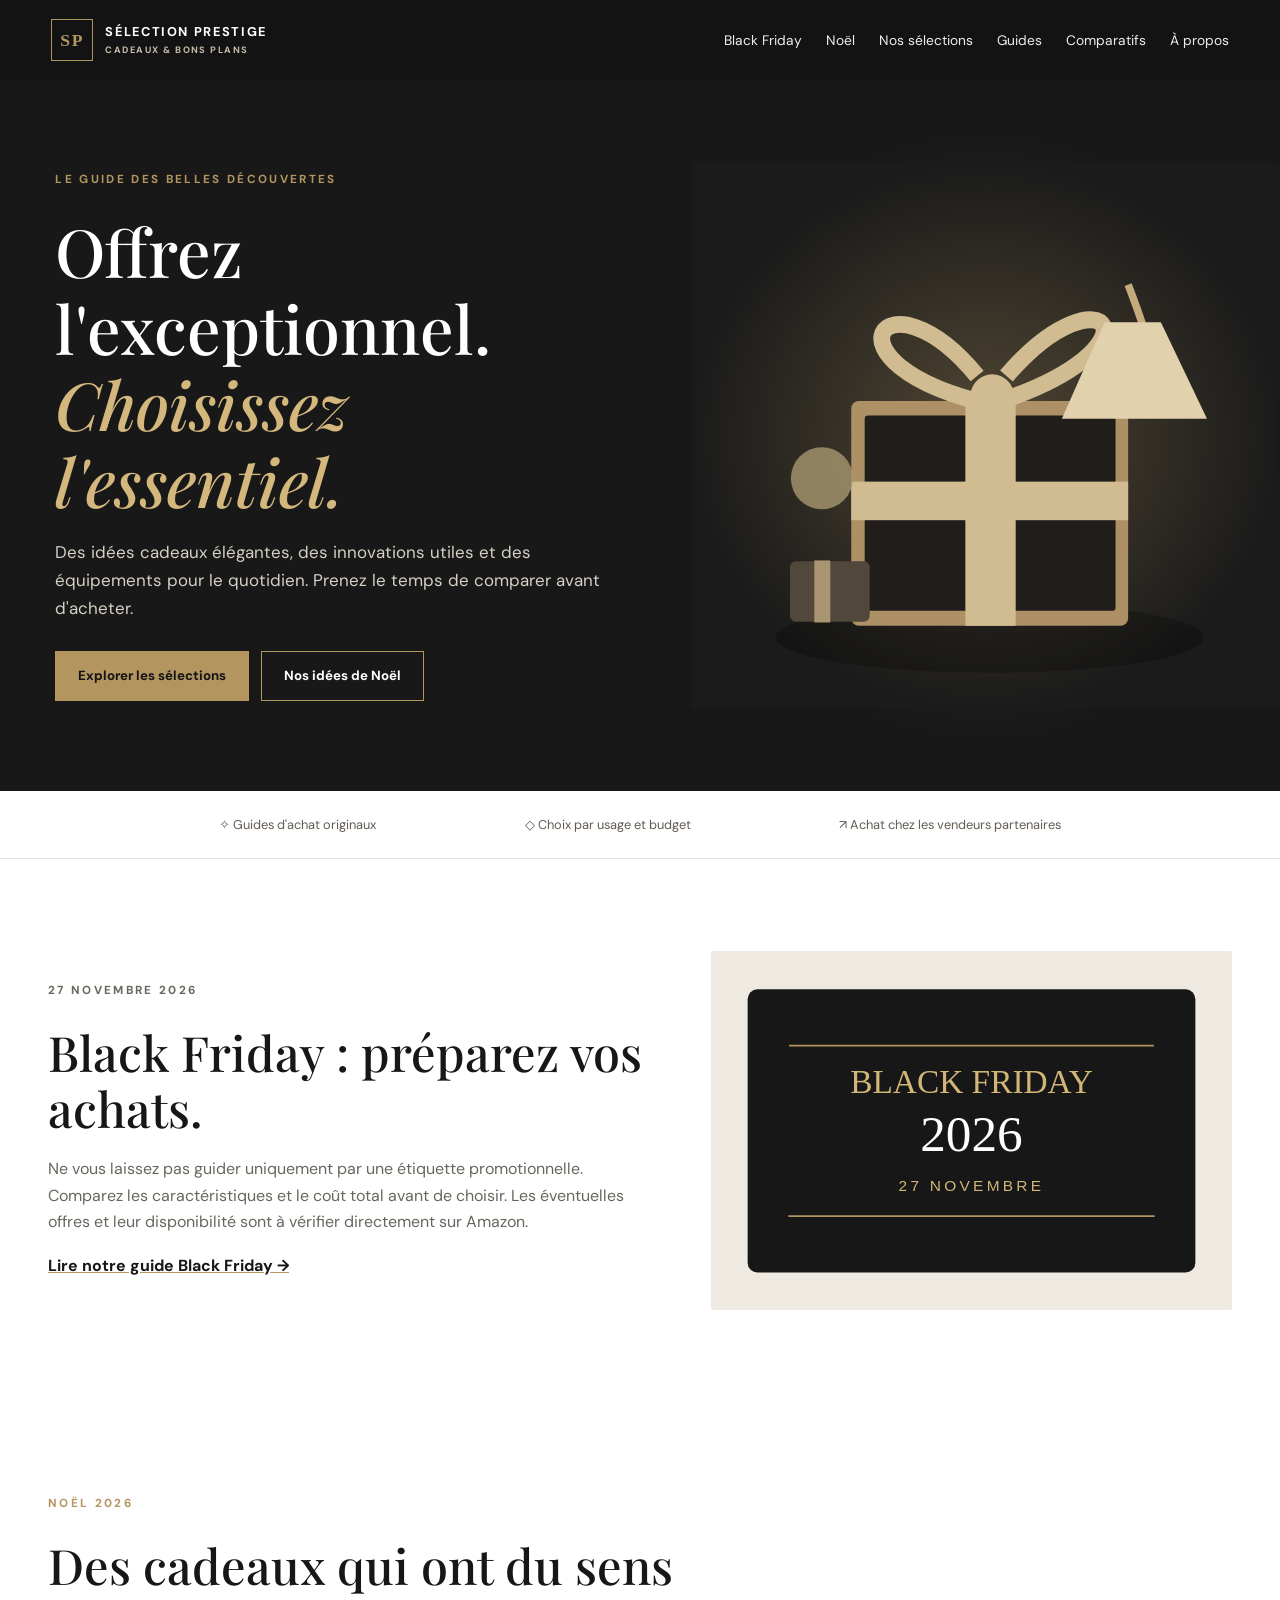
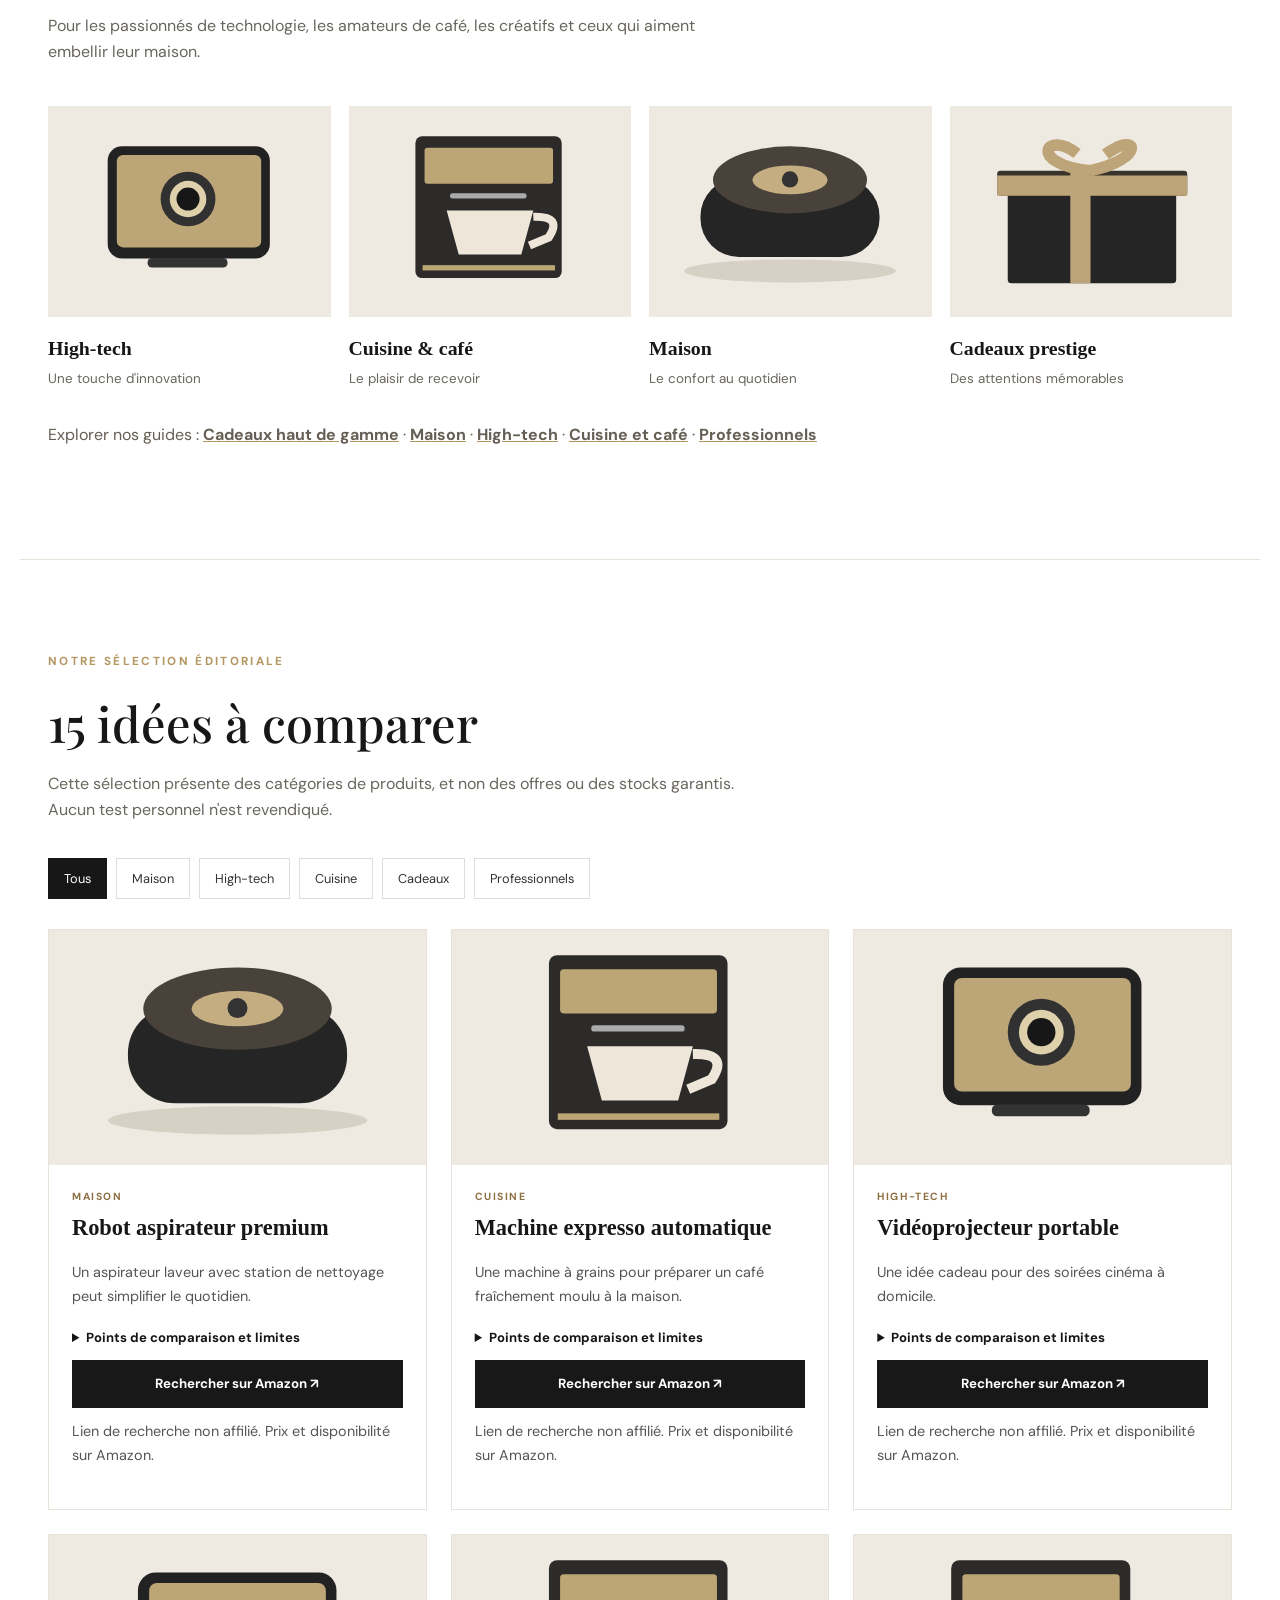
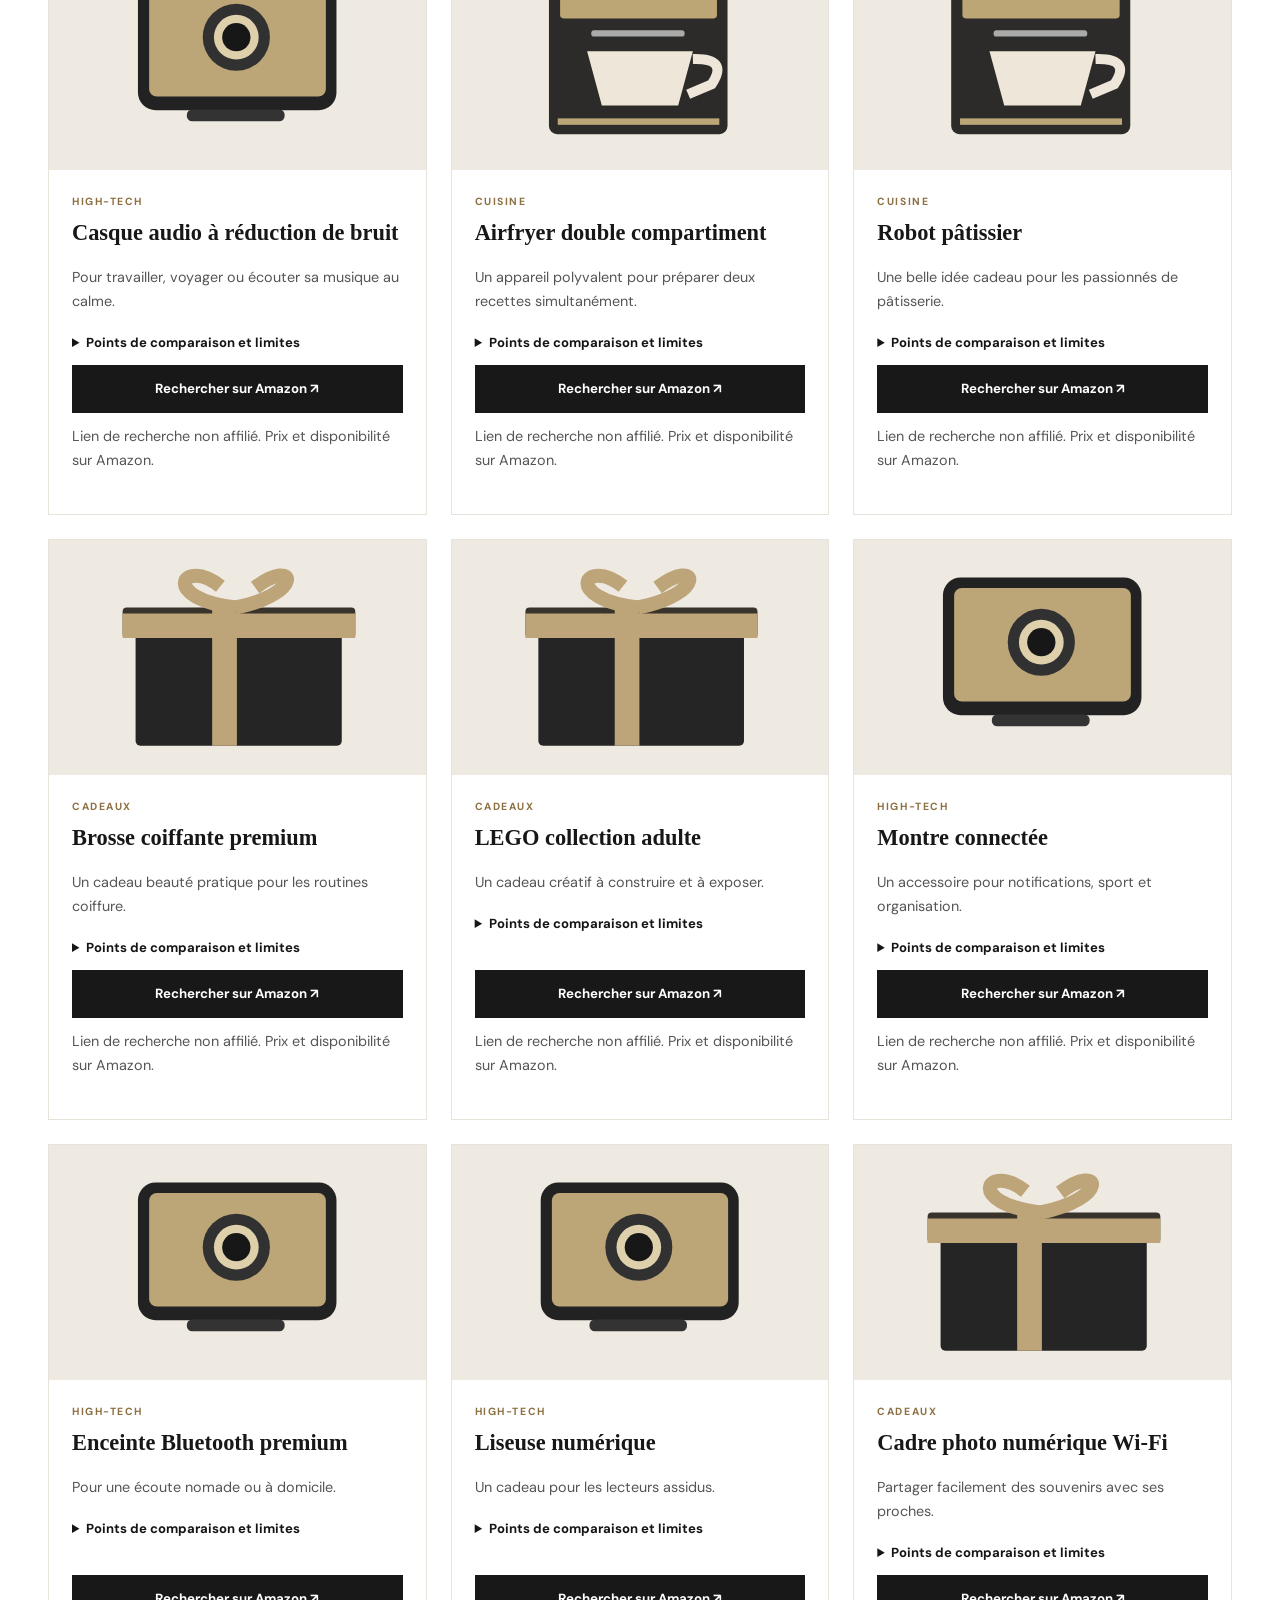
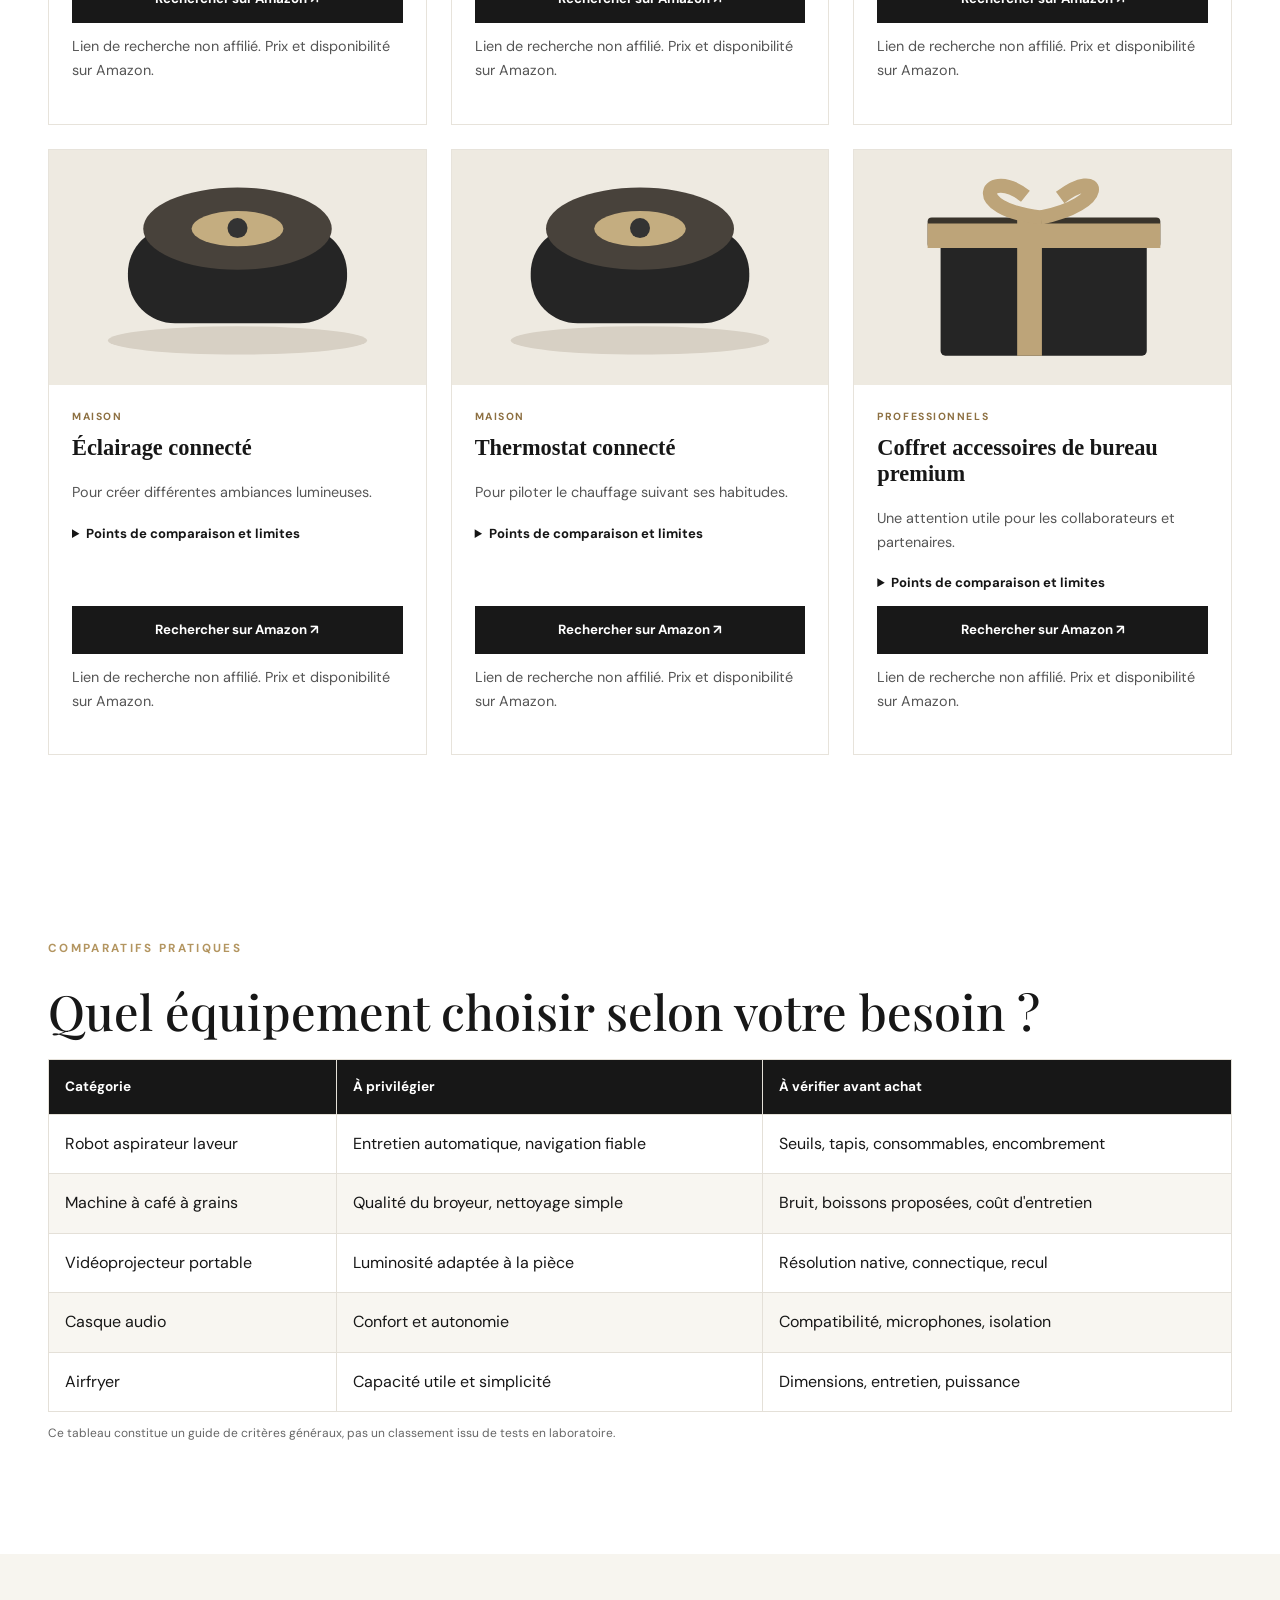
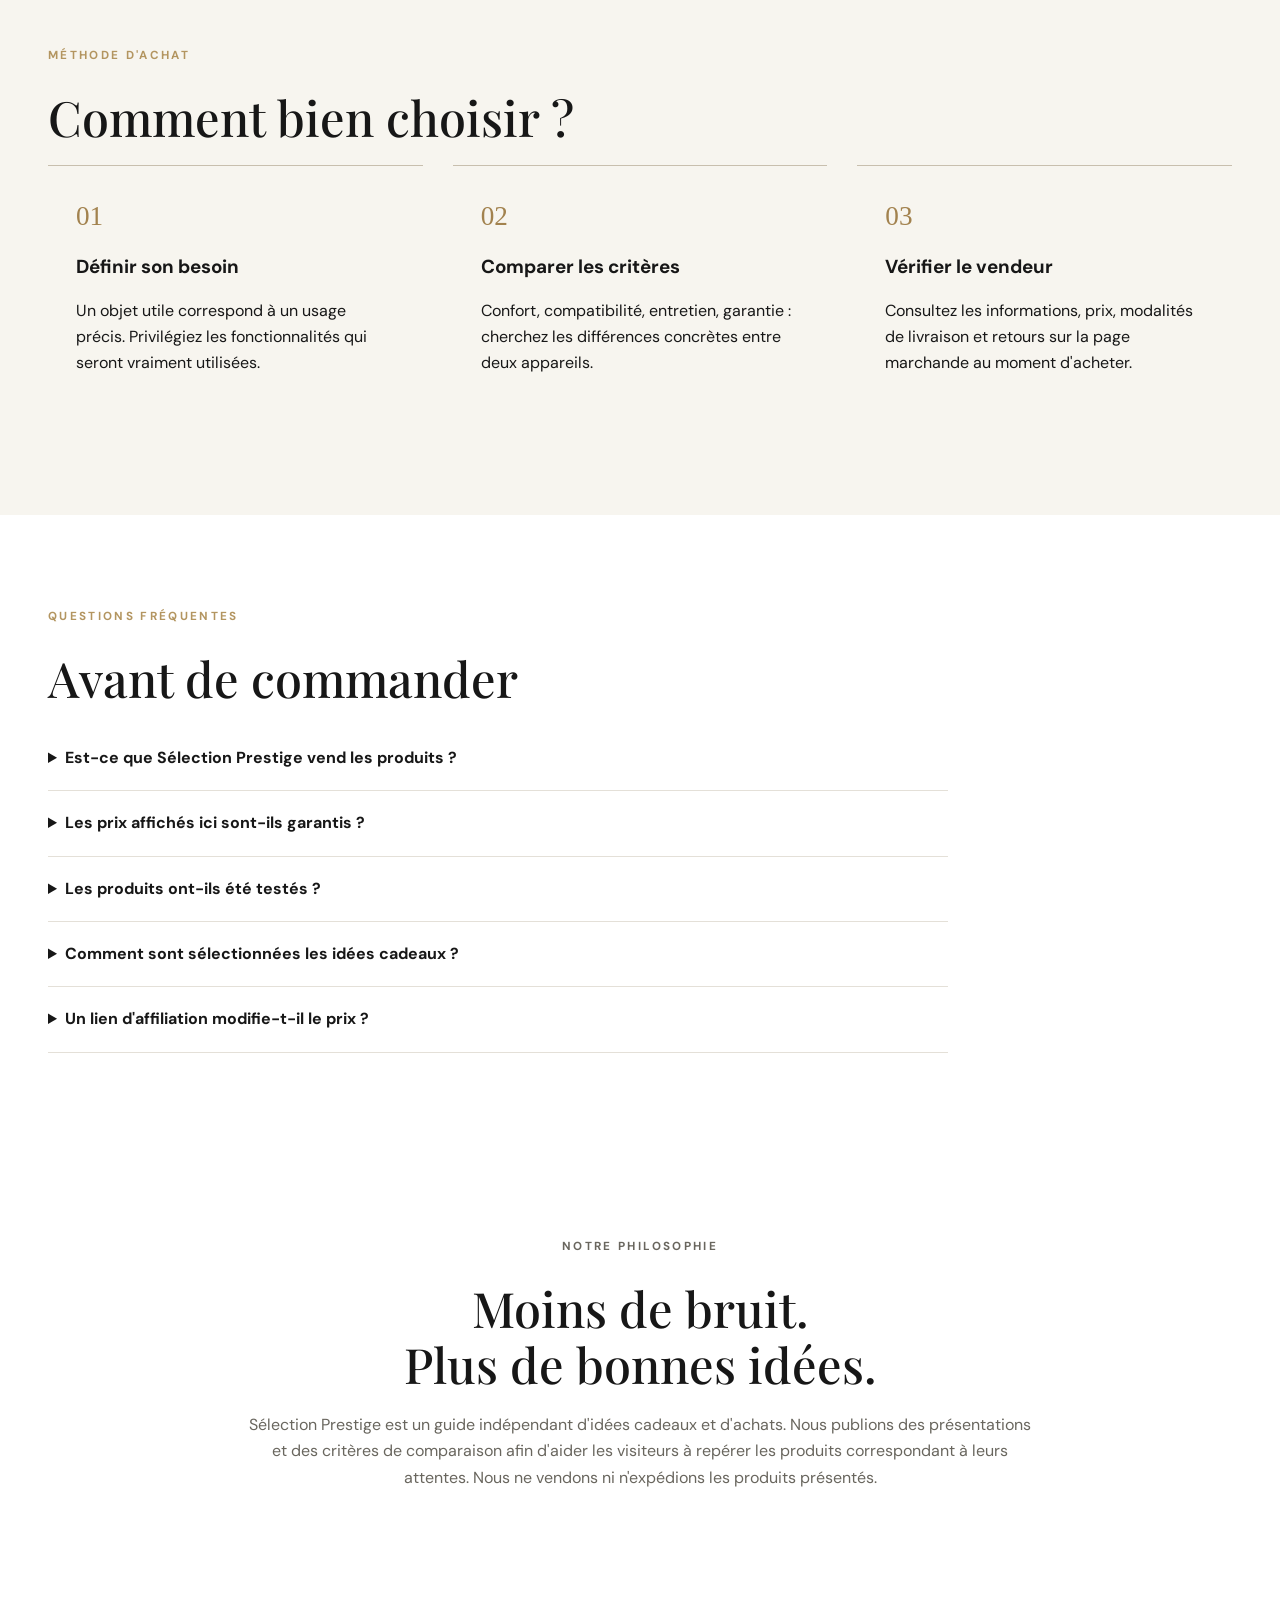
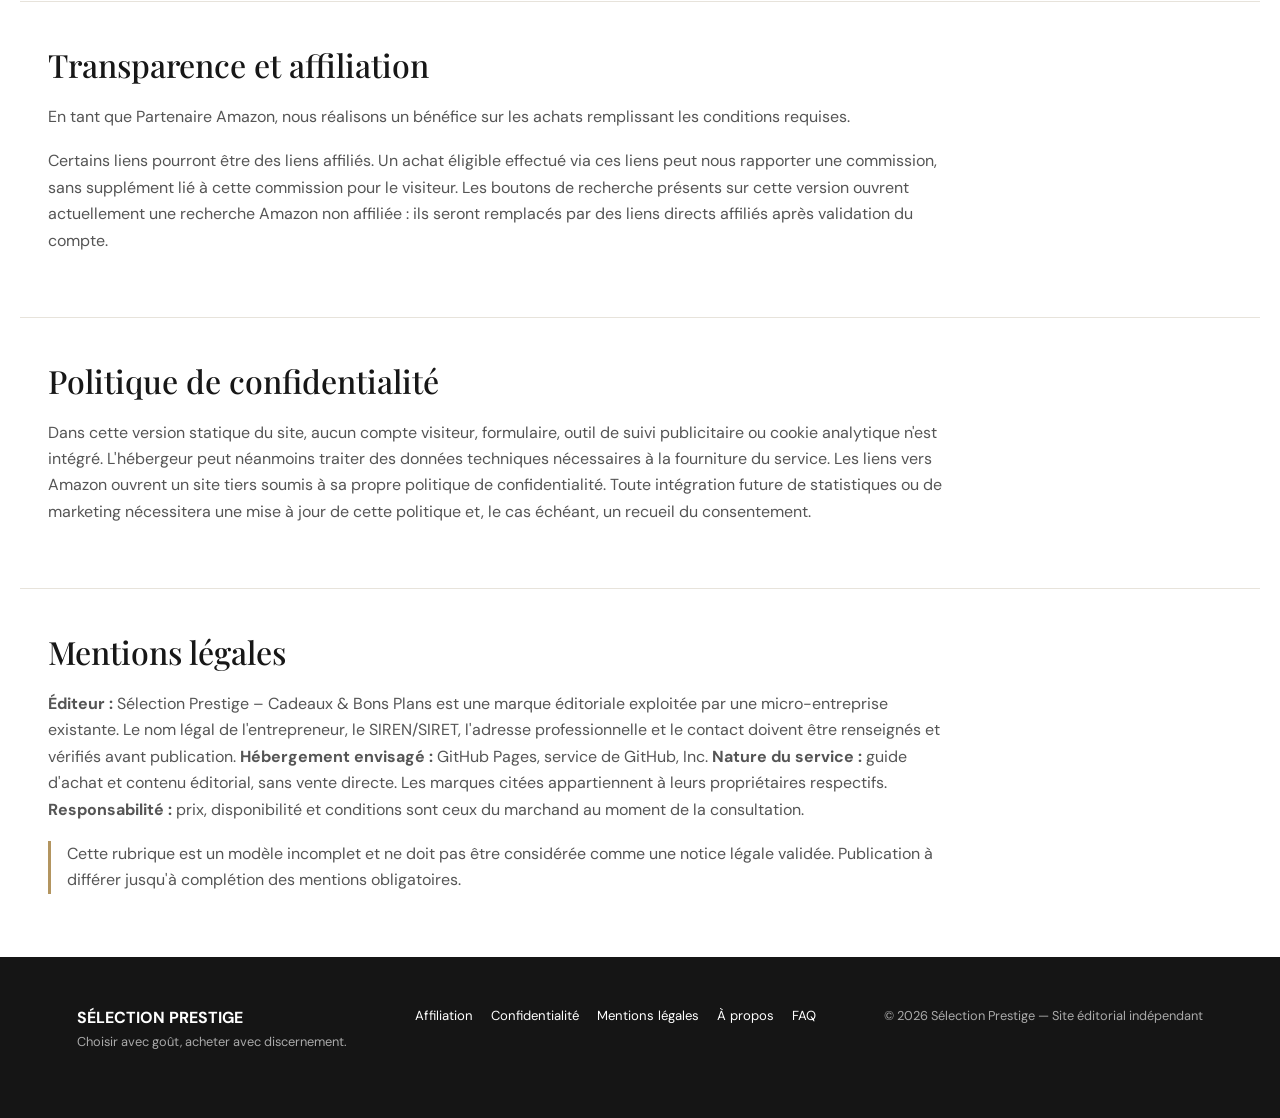
<file: index.html>
<!doctype html>
<html lang="fr"><head><meta charset="utf-8"><meta name="viewport" content="width=device-width,initial-scale=1"><meta name="theme-color" content="#141414"><title>Sélection Prestige | Cadeaux & Bons Plans 2026</title><meta name="description" content="Guides cadeaux Noël 2026, Black Friday, maison, high-tech et cuisine : des idées utiles et des comparatifs pour mieux choisir."><meta name="robots" content="index,follow"><link rel="canonical" href="https://benjaminborges20-cell.github.io/selection-prestige/"><link rel="icon" href="assets/favicon.svg" type="image/svg+xml"><link rel="stylesheet" href="styles.css"><script defer src="app.js"></script></head>
<body><a class="skip" href="#main">Aller au contenu</a><header class="top"><a href="#accueil" class="brand"><span class="mark">SP</span><span>SÉLECTION PRESTIGE<small>CADEAUX & BONS PLANS</small></span></a><button id="menu" class="menu" aria-expanded="false" aria-controls="nav">☰ Menu</button><nav id="nav" aria-label="Navigation principale"><a href="black-friday-2026.html">Black Friday</a><a href="noel-2026.html">Noël</a><a href="#catalogue">Nos sélections</a><a href="#guides">Guides</a><a href="#comparatifs">Comparatifs</a><a href="#a-propos">À propos</a></nav></header><main id="main">
<section id="accueil" class="hero"><div class="hero-text"><p class="eyebrow">Le guide des belles découvertes</p><h1>Offrez l'exceptionnel.<br><em>Choisissez l'essentiel.</em></h1><p>Des idées cadeaux élégantes, des innovations utiles et des équipements pour le quotidien. Prenez le temps de comparer avant d'acheter.</p><div class="actions"><a class="btn gold" href="#catalogue">Explorer les sélections</a><a class="btn outline" href="noel-2026.html">Nos idées de Noël</a></div></div><div class="hero-art"><img src="assets/hero.svg" alt="Composition illustrative de cadeaux, lampe et accessoires élégants"></div></section>
<section class="trust" aria-label="Notre fonctionnement"><span>✧ Guides d'achat originaux</span><span>◇ Choix par usage et budget</span><span>↗ Achat chez les vendeurs partenaires</span></section>
<section id="black-friday" class="section feature"><div><p class="eyebrow">27 novembre 2026</p><h2>Black Friday : préparez vos achats.</h2><p>Ne vous laissez pas guider uniquement par une étiquette promotionnelle. Comparez les caractéristiques et le coût total avant de choisir. Les éventuelles offres et leur disponibilité sont à vérifier directement sur Amazon.</p><a class="text-link" href="black-friday-2026.html">Lire notre guide Black Friday →</a></div><img src="assets/black-friday.svg" alt="Illustration Black Friday 2026 dans un style noir et or"></section>
<section id="noel" class="section"><p class="eyebrow">Noël 2026</p><h2>Des cadeaux qui ont du sens</h2><p class="intro">Pour les passionnés de technologie, les amateurs de café, les créatifs et ceux qui aiment embellir leur maison.</p><div class="category-grid"><a href="#catalogue" data-filter-link="High-tech" class="category"><img src="assets/tech.svg" alt=""><strong>High-tech</strong><span>Une touche d'innovation</span></a><a href="#catalogue" data-filter-link="Cuisine" class="category"><img src="assets/coffee.svg" alt=""><strong>Cuisine & café</strong><span>Le plaisir de recevoir</span></a><a href="#catalogue" data-filter-link="Maison" class="category"><img src="assets/home.svg" alt=""><strong>Maison</strong><span>Le confort au quotidien</span></a><a href="#catalogue" data-filter-link="Cadeaux" class="category"><img src="assets/gift.svg" alt=""><strong>Cadeaux prestige</strong><span>Des attentions mémorables</span></a></div><p class="category-guides">Explorer nos guides : <a href="cadeaux-haut-de-gamme.html">Cadeaux haut de gamme</a> · <a href="maison-electromenager.html">Maison</a> · <a href="high-tech.html">High-tech</a> · <a href="cuisine-cafe.html">Cuisine et café</a> · <a href="cadeaux-professionnels.html">Professionnels</a></p></section>
<section id="catalogue" class="section catalog"><p class="eyebrow">Notre sélection éditoriale</p><h2>15 idées à comparer</h2><p class="intro">Cette sélection présente des catégories de produits, et non des offres ou des stocks garantis. Aucun test personnel n'est revendiqué.</p><div class="filter" aria-label="Filtrer les produits"><button class="active" data-filter="Tous" aria-pressed="true">Tous</button><button data-filter="Maison" aria-pressed="false">Maison</button><button data-filter="High-tech" aria-pressed="false">High-tech</button><button data-filter="Cuisine" aria-pressed="false">Cuisine</button><button data-filter="Cadeaux" aria-pressed="false">Cadeaux</button><button data-filter="Professionnels" aria-pressed="false">Professionnels</button></div><div id="products" class="product-grid" aria-live="polite"></div></section>
<section id="comparatifs" class="section"><p class="eyebrow">Comparatifs pratiques</p><h2>Quel équipement choisir selon votre besoin ?</h2><div class="comparison-wrap"><table class="comparison"><thead><tr><th>Catégorie</th><th>À privilégier</th><th>À vérifier avant achat</th></tr></thead><tbody><tr><td>Robot aspirateur laveur</td><td>Entretien automatique, navigation fiable</td><td>Seuils, tapis, consommables, encombrement</td></tr><tr><td>Machine à café à grains</td><td>Qualité du broyeur, nettoyage simple</td><td>Bruit, boissons proposées, coût d'entretien</td></tr><tr><td>Vidéoprojecteur portable</td><td>Luminosité adaptée à la pièce</td><td>Résolution native, connectique, recul</td></tr><tr><td>Casque audio</td><td>Confort et autonomie</td><td>Compatibilité, microphones, isolation</td></tr><tr><td>Airfryer</td><td>Capacité utile et simplicité</td><td>Dimensions, entretien, puissance</td></tr></tbody></table></div><p class="disclaimer">Ce tableau constitue un guide de critères généraux, pas un classement issu de tests en laboratoire.</p></section>
<section id="guides" class="section pale"><p class="eyebrow">Méthode d'achat</p><h2>Comment bien choisir ?</h2><div class="guide-grid"><article><span>01</span><h3>Définir son besoin</h3><p>Un objet utile correspond à un usage précis. Privilégiez les fonctionnalités qui seront vraiment utilisées.</p></article><article><span>02</span><h3>Comparer les critères</h3><p>Confort, compatibilité, entretien, garantie : cherchez les différences concrètes entre deux appareils.</p></article><article><span>03</span><h3>Vérifier le vendeur</h3><p>Consultez les informations, prix, modalités de livraison et retours sur la page marchande au moment d'acheter.</p></article></div></section>
<section id="questions" class="section"><p class="eyebrow">Questions fréquentes</p><h2>Avant de commander</h2><div class="faq"><details><summary>Est-ce que Sélection Prestige vend les produits ?</summary><p>Non. Ce site propose des idées et des critères de choix. Les commandes, paiements et livraisons s'effectuent chez le vendeur.</p></details><details><summary>Les prix affichés ici sont-ils garantis ?</summary><p>Nous ne présentons pas de prix en temps réel. Consultez toujours le montant et les conditions directement sur la page du vendeur.</p></details><details><summary>Les produits ont-ils été testés ?</summary><p>Nous ne revendiquons aucun essai personnel ni test en laboratoire. Les présentations servent de point de départ à votre comparaison.</p></details><details><summary>Comment sont sélectionnées les idées cadeaux ?</summary><p>Nous privilégions l'utilité, la simplicité d'utilisation, les critères de comparaison et la pertinence pour différentes occasions.</p></details><details><summary>Un lien d'affiliation modifie-t-il le prix ?</summary><p>Une commission peut être versée au site sur les achats éligibles, sans supplément lié à cette commission pour le visiteur.</p></details></div></section><section id="a-propos" class="section about"><p class="eyebrow">Notre philosophie</p><h2>Moins de bruit.<br>Plus de bonnes idées.</h2><p>Sélection Prestige est un guide indépendant d'idées cadeaux et d'achats. Nous publions des présentations et des critères de comparaison afin d'aider les visiteurs à repérer les produits correspondant à leurs attentes. Nous ne vendons ni n'expédions les produits présentés.</p></section>
<section id="affiliation" class="section fine"><h2>Transparence et affiliation</h2><p>En tant que Partenaire Amazon, nous réalisons un bénéfice sur les achats remplissant les conditions requises.</p><p>Certains liens pourront être des liens affiliés. Un achat éligible effectué via ces liens peut nous rapporter une commission, sans supplément lié à cette commission pour le visiteur. Les boutons de recherche présents sur cette version ouvrent actuellement une recherche Amazon non affiliée : ils seront remplacés par des liens directs affiliés après validation du compte.</p></section>
<section id="confidentialite" class="section fine"><h2>Politique de confidentialité</h2><p>Dans cette version statique du site, aucun compte visiteur, formulaire, outil de suivi publicitaire ou cookie analytique n'est intégré. L'hébergeur peut néanmoins traiter des données techniques nécessaires à la fourniture du service. Les liens vers Amazon ouvrent un site tiers soumis à sa propre politique de confidentialité. Toute intégration future de statistiques ou de marketing nécessitera une mise à jour de cette politique et, le cas échéant, un recueil du consentement.</p></section>
<section id="mentions-legales" class="section fine"><h2>Mentions légales</h2><p><strong>Éditeur :</strong> Sélection Prestige – Cadeaux & Bons Plans est une marque éditoriale exploitée par une micro-entreprise existante. Le nom légal de l'entrepreneur, le SIREN/SIRET, l'adresse professionnelle et le contact doivent être renseignés et vérifiés avant publication. <strong>Hébergement envisagé :</strong> GitHub Pages, service de GitHub, Inc. <strong>Nature du service :</strong> guide d'achat et contenu éditorial, sans vente directe. Les marques citées appartiennent à leurs propriétaires respectifs. <strong>Responsabilité :</strong> prix, disponibilité et conditions sont ceux du marchand au moment de la consultation.</p><p class="notice">Cette rubrique est un modèle incomplet et ne doit pas être considérée comme une notice légale validée. Publication à différer jusqu'à complétion des mentions obligatoires.</p></section>
</main><footer><div><strong>SÉLECTION PRESTIGE</strong><p>Choisir avec goût, acheter avec discernement.</p></div><div class="footer-links"><a href="#affiliation">Affiliation</a><a href="#confidentialite">Confidentialité</a><a href="#mentions-legales">Mentions légales</a><a href="#a-propos">À propos</a><a href="#questions">FAQ</a></div><small>© 2026 Sélection Prestige — Site éditorial indépendant</small></footer></body></html>
</file>
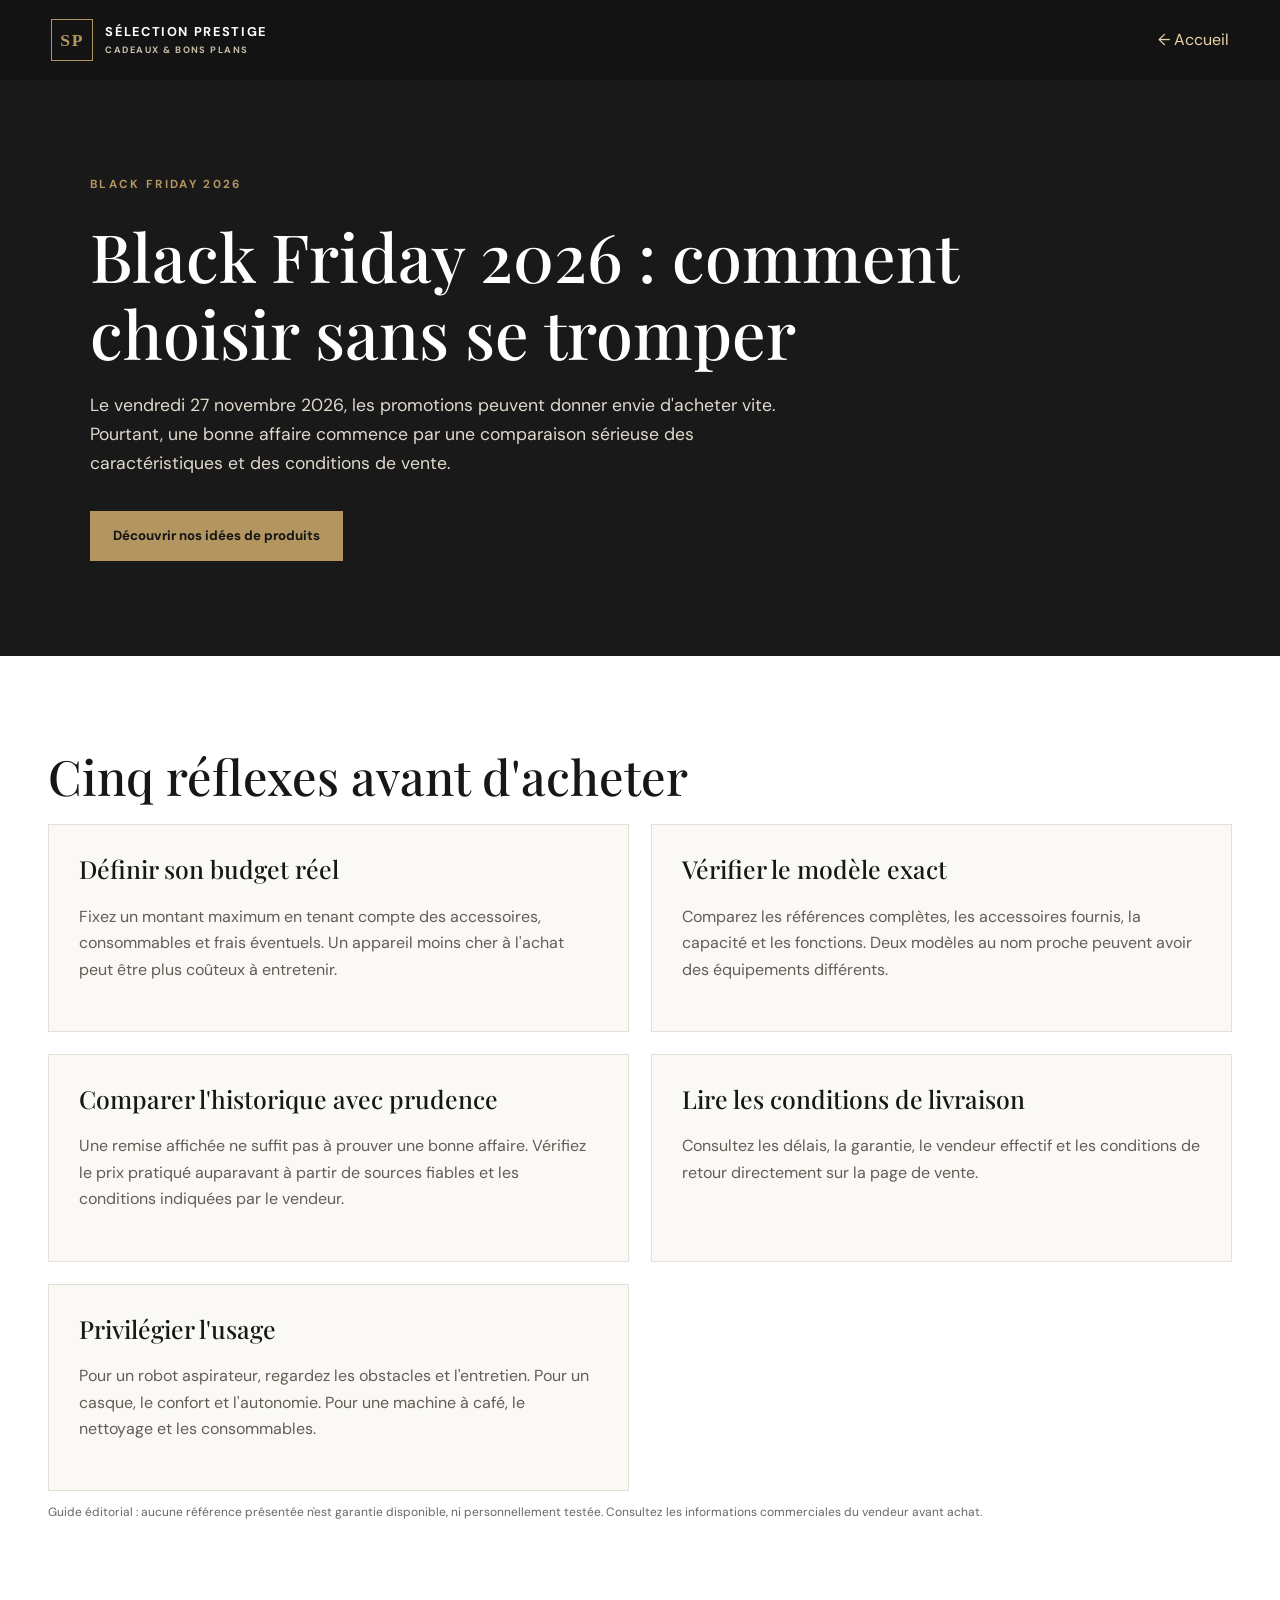
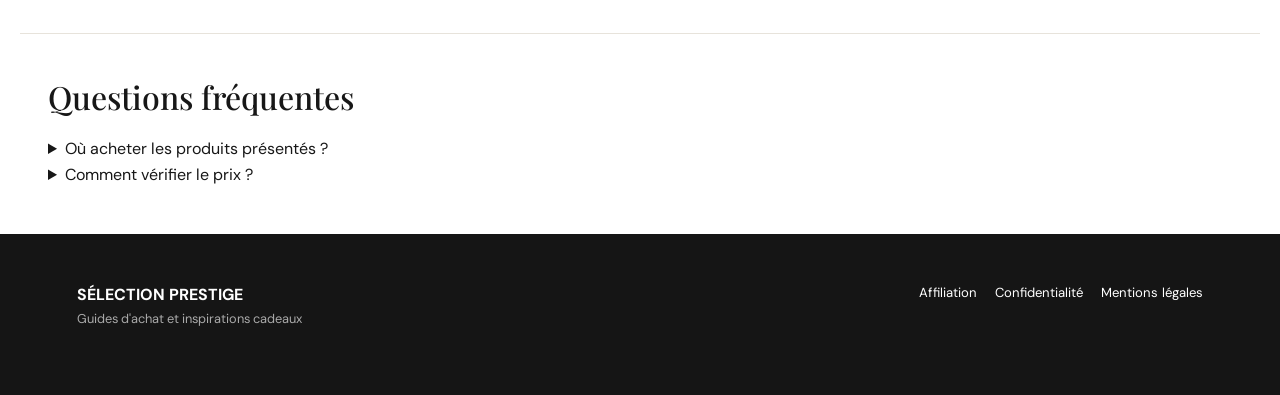
<file: black-friday-2026.html>
<!doctype html><html lang="fr"><head><meta charset="utf-8"><meta name="viewport" content="width=device-width,initial-scale=1"><meta name="robots" content="noindex"><title>Black Friday 2026 : comment choisir sans se tromper | Sélection Prestige</title><meta name="description" content="Préparez vos achats du Black Friday 2026 : conseils pour comparer les robots aspirateurs, machines à café, casques audio et équipements de cuisine."><link rel="stylesheet" href="styles.css"><link rel="icon" href="assets/favicon.svg" type="image/svg+xml"></head><body><header class="top"><a class="brand" href="index.html"><span class="mark">SP</span><span>SÉLECTION PRESTIGE<small>CADEAUX & BONS PLANS</small></span></a><a href="index.html" class="back-home">← Accueil</a></header><main><section class="editorial-hero"><p class="eyebrow">Black Friday 2026</p><h1>Black Friday 2026 : comment choisir sans se tromper</h1><p>Le vendredi 27 novembre 2026, les promotions peuvent donner envie d'acheter vite. Pourtant, une bonne affaire commence par une comparaison sérieuse des caractéristiques et des conditions de vente.</p><a class="btn gold" href="index.html#catalogue">Découvrir nos idées de produits</a></section><section class="section"><h2>Cinq réflexes avant d'acheter</h2><div class="editorial-grid"><article class="editorial-card"><h2>Définir son budget réel</h2><p>Fixez un montant maximum en tenant compte des accessoires, consommables et frais éventuels. Un appareil moins cher à l'achat peut être plus coûteux à entretenir.</p></article><article class="editorial-card"><h2>Vérifier le modèle exact</h2><p>Comparez les références complètes, les accessoires fournis, la capacité et les fonctions. Deux modèles au nom proche peuvent avoir des équipements différents.</p></article><article class="editorial-card"><h2>Comparer l'historique avec prudence</h2><p>Une remise affichée ne suffit pas à prouver une bonne affaire. Vérifiez le prix pratiqué auparavant à partir de sources fiables et les conditions indiquées par le vendeur.</p></article><article class="editorial-card"><h2>Lire les conditions de livraison</h2><p>Consultez les délais, la garantie, le vendeur effectif et les conditions de retour directement sur la page de vente.</p></article><article class="editorial-card"><h2>Privilégier l'usage</h2><p>Pour un robot aspirateur, regardez les obstacles et l'entretien. Pour un casque, le confort et l'autonomie. Pour une machine à café, le nettoyage et les consommables.</p></article></div><p class="disclaimer">Guide éditorial : aucune référence présentée n'est garantie disponible, ni personnellement testée. Consultez les informations commerciales du vendeur avant achat.</p></section><section class="section fine"><h2>Questions fréquentes</h2><details><summary>Où acheter les produits présentés ?</summary><p>Les produits pourront être recherchés sur Amazon depuis notre catalogue. La commande s'effectue directement chez le marchand.</p></details><details><summary>Comment vérifier le prix ?</summary><p>Consultez toujours le prix et les conditions directement sur la page du vendeur au moment de votre achat.</p></details></section></main><footer><div><strong>SÉLECTION PRESTIGE</strong><p>Guides d'achat et inspirations cadeaux</p></div><div class="footer-links"><a href="index.html#affiliation">Affiliation</a><a href="index.html#confidentialite">Confidentialité</a><a href="index.html#mentions-legales">Mentions légales</a></div></footer></body></html>
</file>
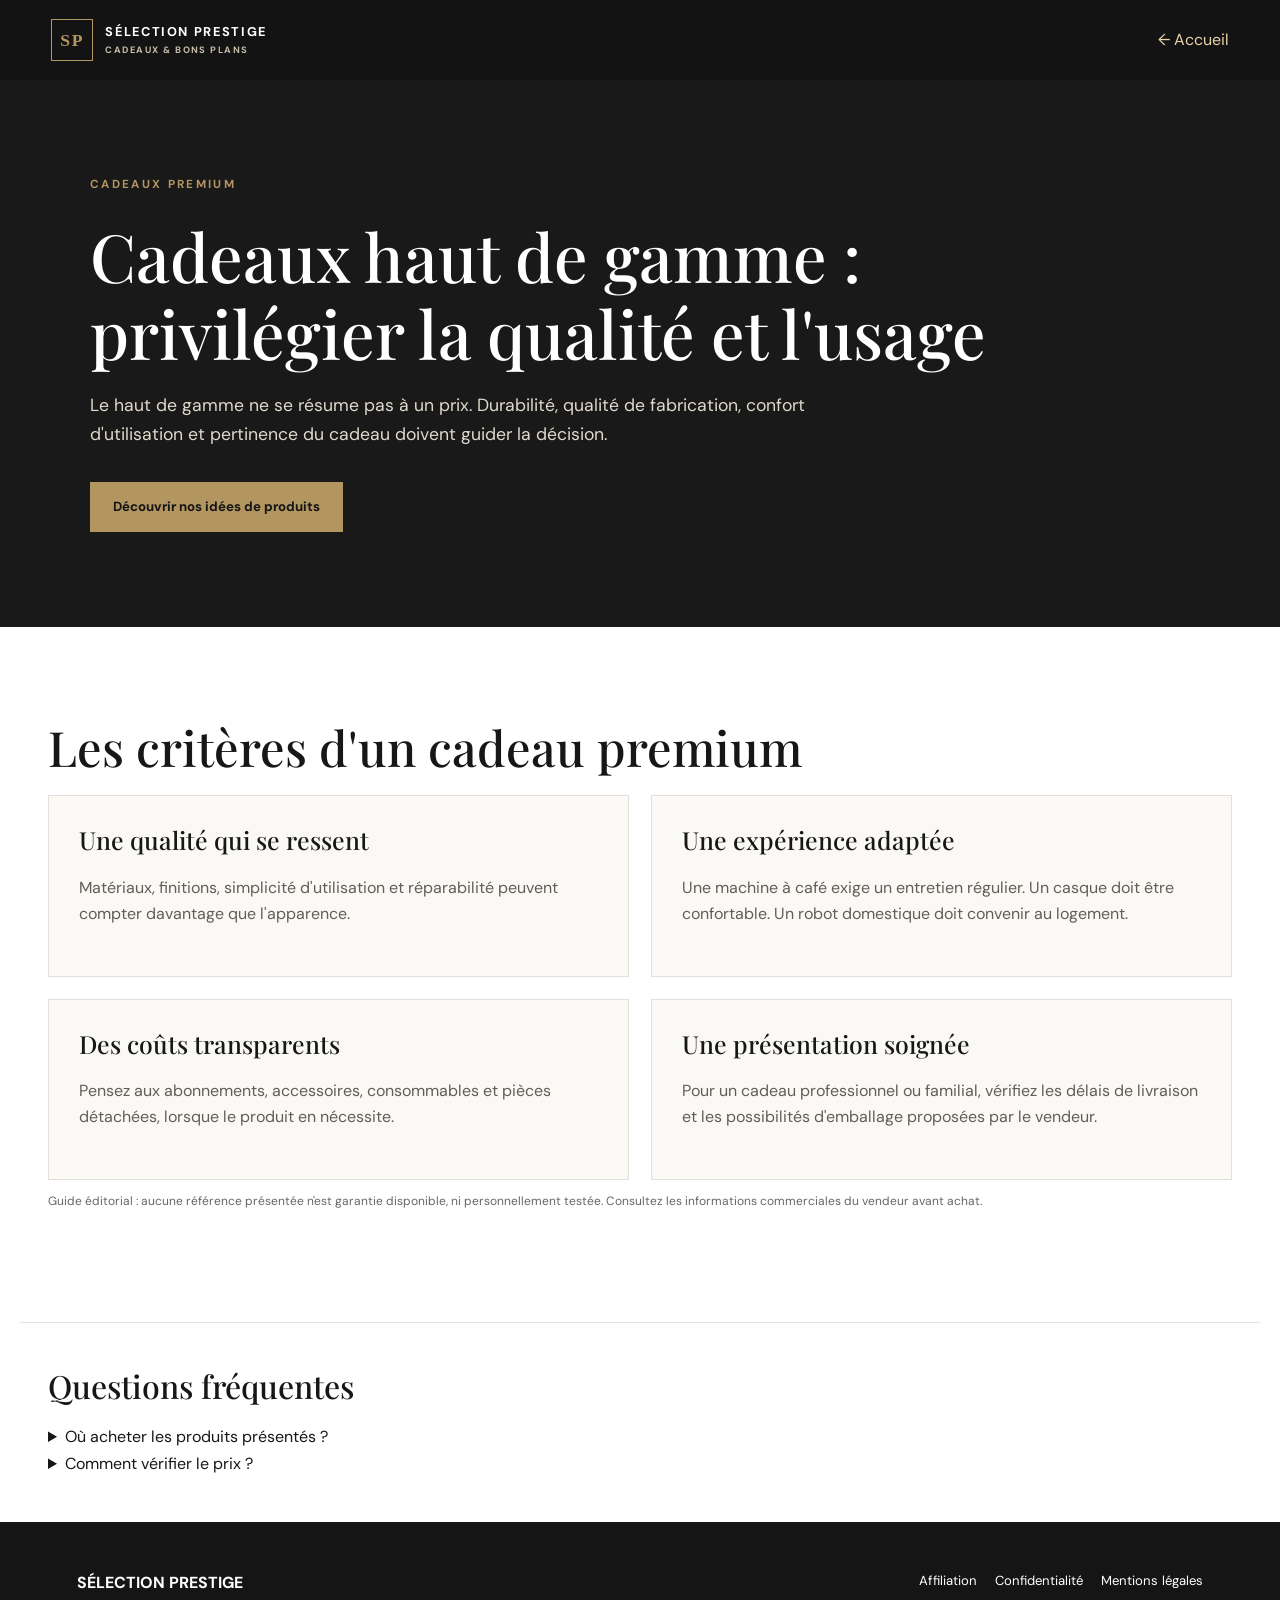
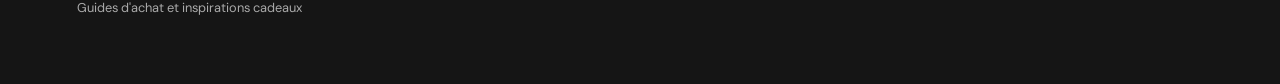
<file: cadeaux-haut-de-gamme.html>
<!doctype html><html lang="fr"><head><meta charset="utf-8"><meta name="viewport" content="width=device-width,initial-scale=1"><meta name="robots" content="noindex"><title>Cadeaux haut de gamme : privilégier la qualité et l'usage | Sélection Prestige</title><meta name="description" content="Guide cadeaux premium : café, audio, maison et loisirs. Les critères à vérifier avant d'offrir un produit haut de gamme."><link rel="stylesheet" href="styles.css"><link rel="icon" href="assets/favicon.svg" type="image/svg+xml"></head><body><header class="top"><a class="brand" href="index.html"><span class="mark">SP</span><span>SÉLECTION PRESTIGE<small>CADEAUX & BONS PLANS</small></span></a><a href="index.html" class="back-home">← Accueil</a></header><main><section class="editorial-hero"><p class="eyebrow">Cadeaux premium</p><h1>Cadeaux haut de gamme : privilégier la qualité et l'usage</h1><p>Le haut de gamme ne se résume pas à un prix. Durabilité, qualité de fabrication, confort d'utilisation et pertinence du cadeau doivent guider la décision.</p><a class="btn gold" href="index.html#catalogue">Découvrir nos idées de produits</a></section><section class="section"><h2>Les critères d'un cadeau premium</h2><div class="editorial-grid"><article class="editorial-card"><h2>Une qualité qui se ressent</h2><p>Matériaux, finitions, simplicité d'utilisation et réparabilité peuvent compter davantage que l'apparence.</p></article><article class="editorial-card"><h2>Une expérience adaptée</h2><p>Une machine à café exige un entretien régulier. Un casque doit être confortable. Un robot domestique doit convenir au logement.</p></article><article class="editorial-card"><h2>Des coûts transparents</h2><p>Pensez aux abonnements, accessoires, consommables et pièces détachées, lorsque le produit en nécessite.</p></article><article class="editorial-card"><h2>Une présentation soignée</h2><p>Pour un cadeau professionnel ou familial, vérifiez les délais de livraison et les possibilités d'emballage proposées par le vendeur.</p></article></div><p class="disclaimer">Guide éditorial : aucune référence présentée n'est garantie disponible, ni personnellement testée. Consultez les informations commerciales du vendeur avant achat.</p></section><section class="section fine"><h2>Questions fréquentes</h2><details><summary>Où acheter les produits présentés ?</summary><p>Les produits pourront être recherchés sur Amazon depuis notre catalogue. La commande s'effectue directement chez le marchand.</p></details><details><summary>Comment vérifier le prix ?</summary><p>Consultez toujours le prix et les conditions directement sur la page du vendeur au moment de votre achat.</p></details></section></main><footer><div><strong>SÉLECTION PRESTIGE</strong><p>Guides d'achat et inspirations cadeaux</p></div><div class="footer-links"><a href="index.html#affiliation">Affiliation</a><a href="index.html#confidentialite">Confidentialité</a><a href="index.html#mentions-legales">Mentions légales</a></div></footer></body></html>
</file>
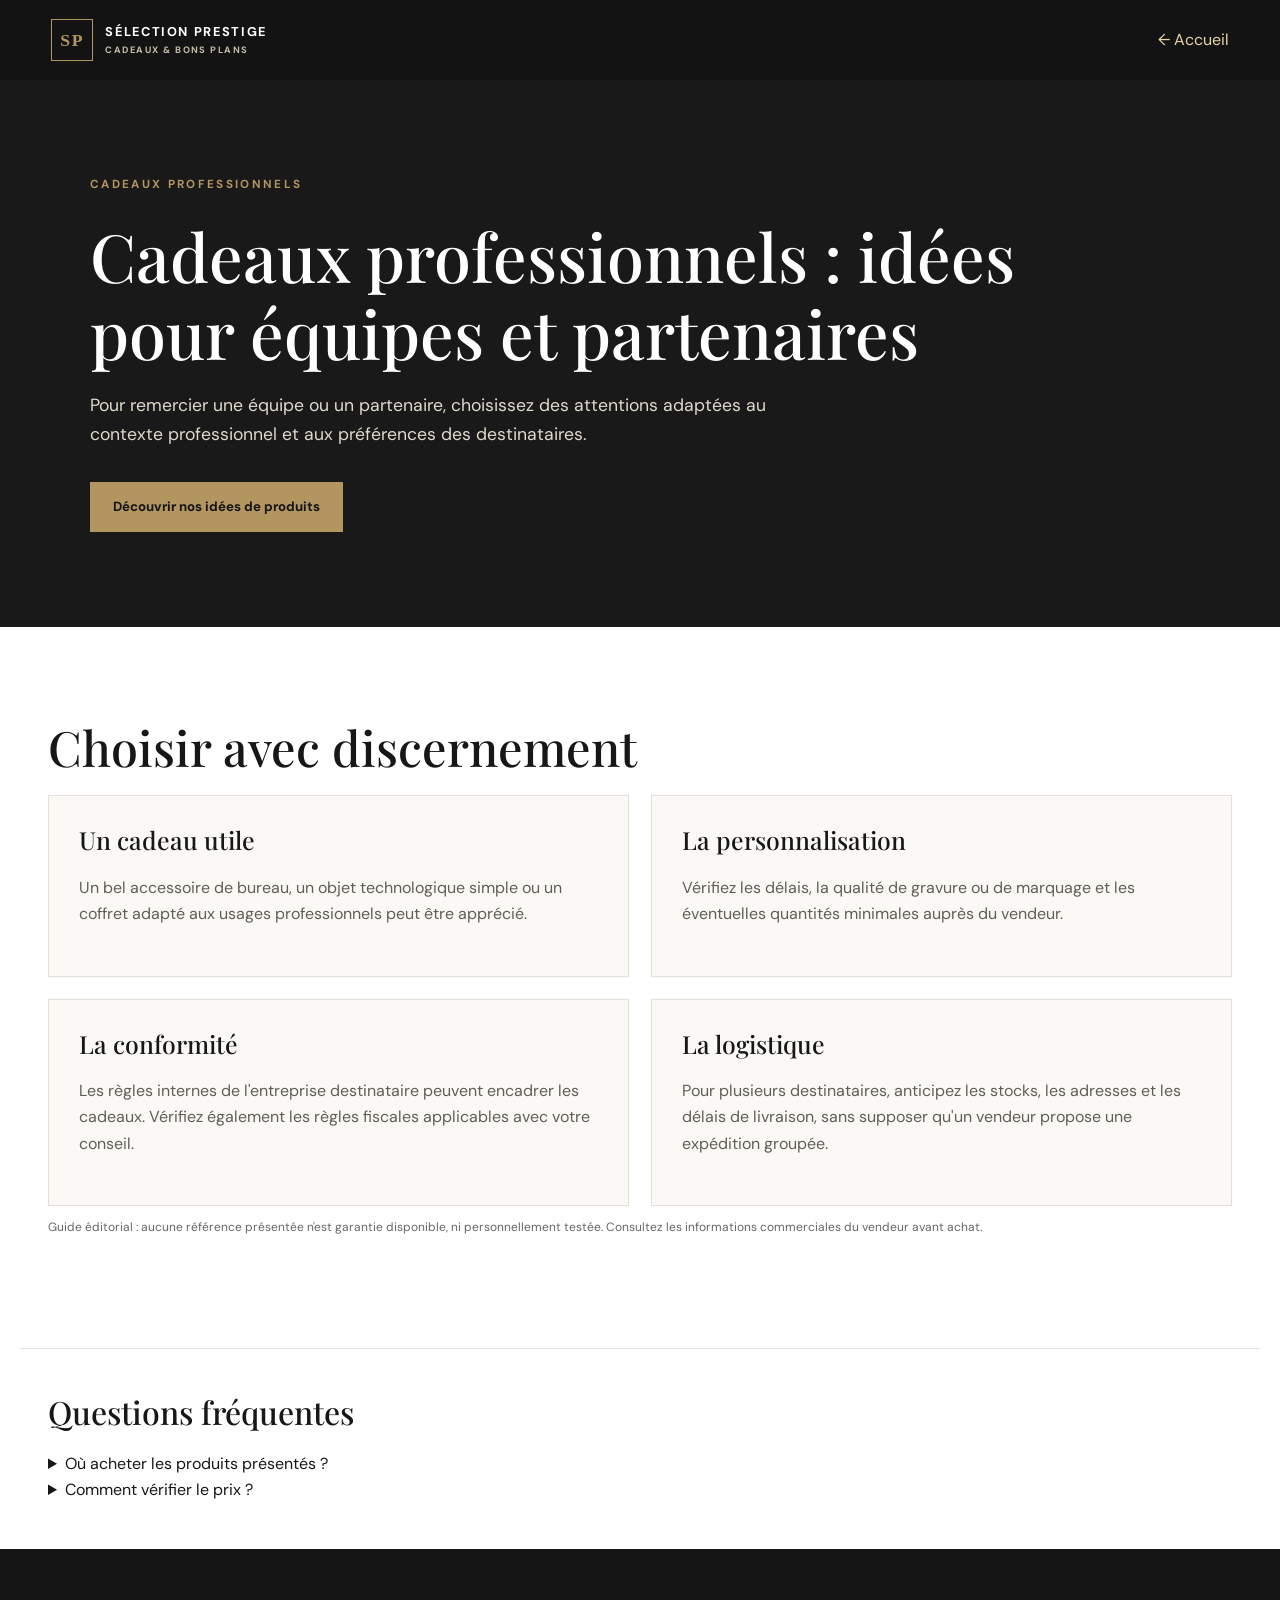
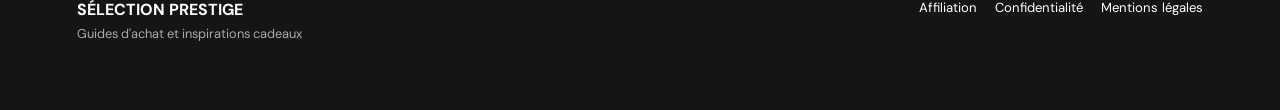
<file: cadeaux-professionnels.html>
<!doctype html><html lang="fr"><head><meta charset="utf-8"><meta name="viewport" content="width=device-width,initial-scale=1"><meta name="robots" content="noindex"><title>Cadeaux professionnels : idées pour équipes et partenaires | Sélection Prestige</title><meta name="description" content="Guide des cadeaux professionnels de fin d'année : accessoires de bureau, objets utiles et attentions premium."><link rel="stylesheet" href="styles.css"><link rel="icon" href="assets/favicon.svg" type="image/svg+xml"></head><body><header class="top"><a class="brand" href="index.html"><span class="mark">SP</span><span>SÉLECTION PRESTIGE<small>CADEAUX & BONS PLANS</small></span></a><a href="index.html" class="back-home">← Accueil</a></header><main><section class="editorial-hero"><p class="eyebrow">Cadeaux professionnels</p><h1>Cadeaux professionnels : idées pour équipes et partenaires</h1><p>Pour remercier une équipe ou un partenaire, choisissez des attentions adaptées au contexte professionnel et aux préférences des destinataires.</p><a class="btn gold" href="index.html#catalogue">Découvrir nos idées de produits</a></section><section class="section"><h2>Choisir avec discernement</h2><div class="editorial-grid"><article class="editorial-card"><h2>Un cadeau utile</h2><p>Un bel accessoire de bureau, un objet technologique simple ou un coffret adapté aux usages professionnels peut être apprécié.</p></article><article class="editorial-card"><h2>La personnalisation</h2><p>Vérifiez les délais, la qualité de gravure ou de marquage et les éventuelles quantités minimales auprès du vendeur.</p></article><article class="editorial-card"><h2>La conformité</h2><p>Les règles internes de l'entreprise destinataire peuvent encadrer les cadeaux. Vérifiez également les règles fiscales applicables avec votre conseil.</p></article><article class="editorial-card"><h2>La logistique</h2><p>Pour plusieurs destinataires, anticipez les stocks, les adresses et les délais de livraison, sans supposer qu'un vendeur propose une expédition groupée.</p></article></div><p class="disclaimer">Guide éditorial : aucune référence présentée n'est garantie disponible, ni personnellement testée. Consultez les informations commerciales du vendeur avant achat.</p></section><section class="section fine"><h2>Questions fréquentes</h2><details><summary>Où acheter les produits présentés ?</summary><p>Les produits pourront être recherchés sur Amazon depuis notre catalogue. La commande s'effectue directement chez le marchand.</p></details><details><summary>Comment vérifier le prix ?</summary><p>Consultez toujours le prix et les conditions directement sur la page du vendeur au moment de votre achat.</p></details></section></main><footer><div><strong>SÉLECTION PRESTIGE</strong><p>Guides d'achat et inspirations cadeaux</p></div><div class="footer-links"><a href="index.html#affiliation">Affiliation</a><a href="index.html#confidentialite">Confidentialité</a><a href="index.html#mentions-legales">Mentions légales</a></div></footer></body></html>
</file>
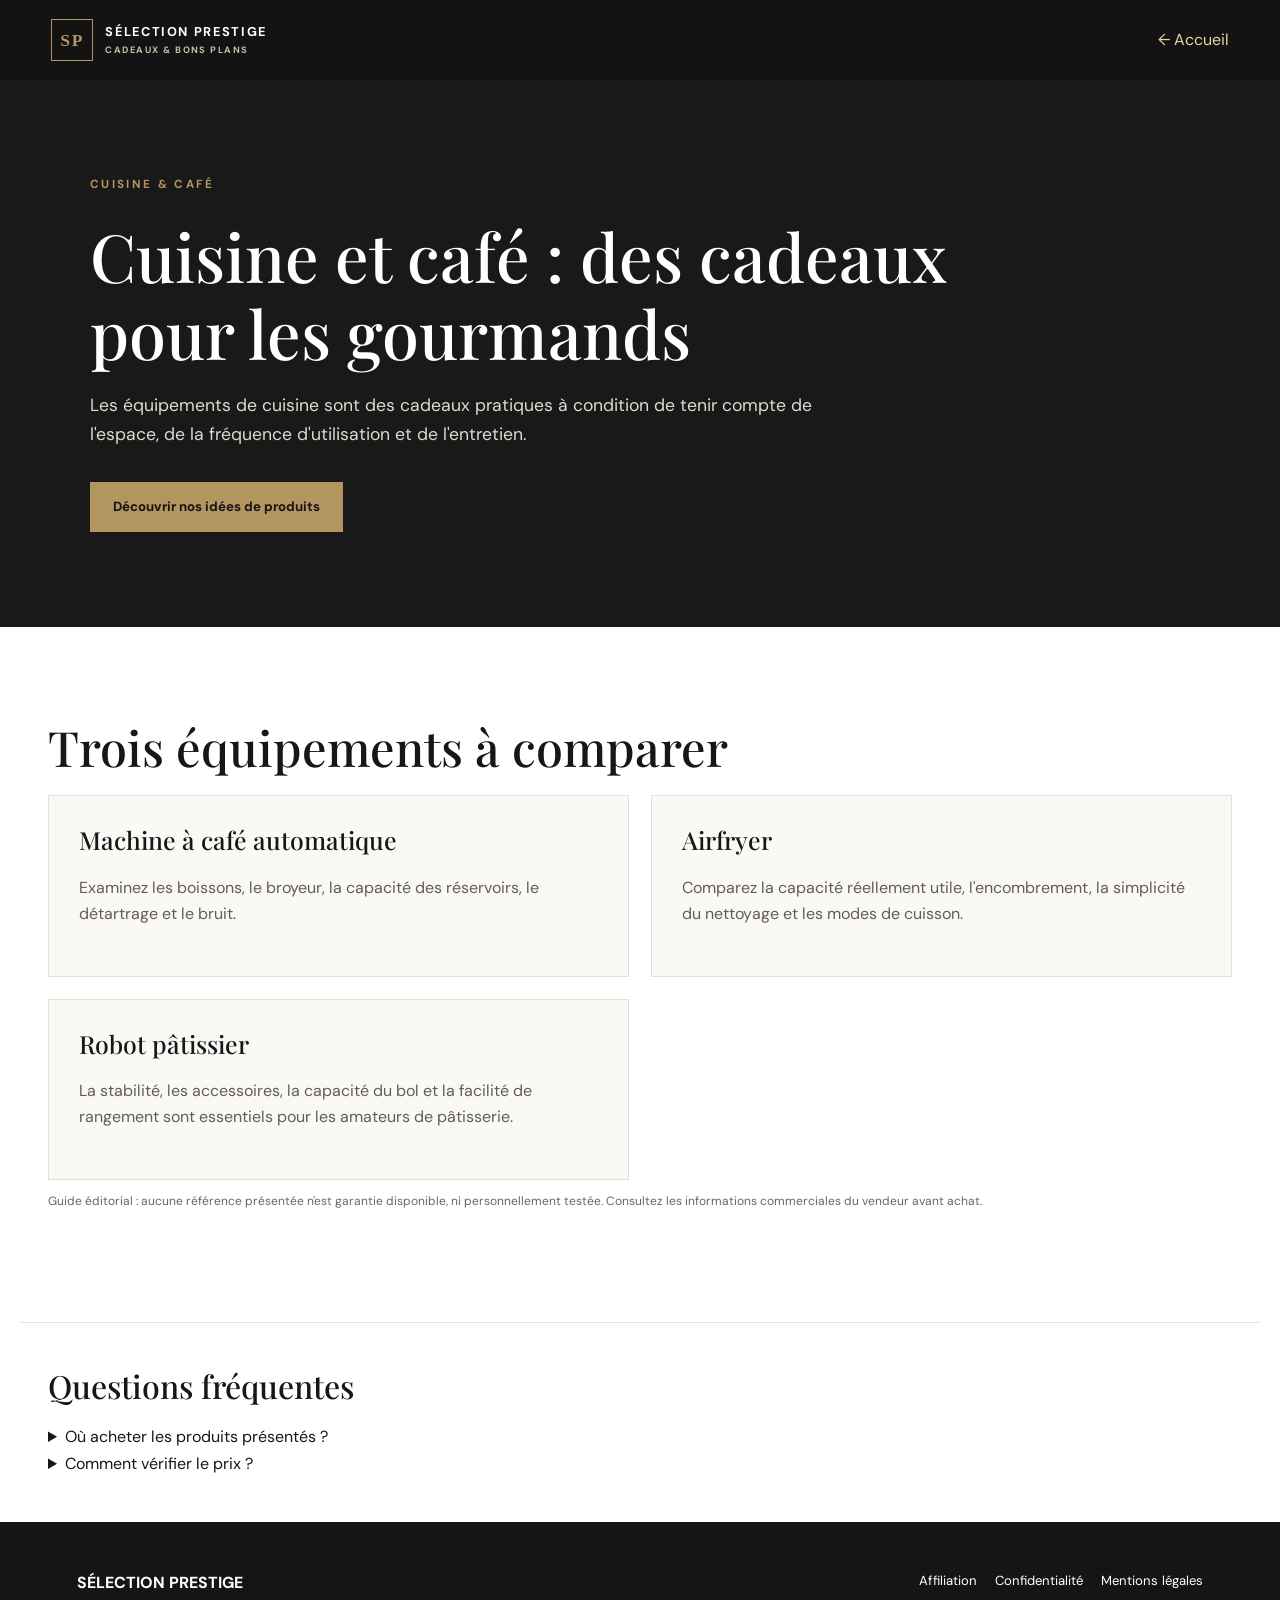
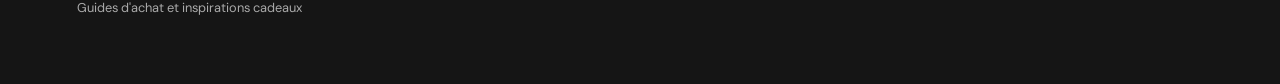
<file: cuisine-cafe.html>
<!doctype html><html lang="fr"><head><meta charset="utf-8"><meta name="viewport" content="width=device-width,initial-scale=1"><meta name="robots" content="noindex"><title>Cuisine et café : des cadeaux pour les gourmands | Sélection Prestige</title><meta name="description" content="Machines à café à grains, airfryers et robots pâtissiers : comment comparer les équipements de cuisine à offrir ?"><link rel="stylesheet" href="styles.css"><link rel="icon" href="assets/favicon.svg" type="image/svg+xml"></head><body><header class="top"><a class="brand" href="index.html"><span class="mark">SP</span><span>SÉLECTION PRESTIGE<small>CADEAUX & BONS PLANS</small></span></a><a href="index.html" class="back-home">← Accueil</a></header><main><section class="editorial-hero"><p class="eyebrow">Cuisine & café</p><h1>Cuisine et café : des cadeaux pour les gourmands</h1><p>Les équipements de cuisine sont des cadeaux pratiques à condition de tenir compte de l'espace, de la fréquence d'utilisation et de l'entretien.</p><a class="btn gold" href="index.html#catalogue">Découvrir nos idées de produits</a></section><section class="section"><h2>Trois équipements à comparer</h2><div class="editorial-grid"><article class="editorial-card"><h2>Machine à café automatique</h2><p>Examinez les boissons, le broyeur, la capacité des réservoirs, le détartrage et le bruit.</p></article><article class="editorial-card"><h2>Airfryer</h2><p>Comparez la capacité réellement utile, l'encombrement, la simplicité du nettoyage et les modes de cuisson.</p></article><article class="editorial-card"><h2>Robot pâtissier</h2><p>La stabilité, les accessoires, la capacité du bol et la facilité de rangement sont essentiels pour les amateurs de pâtisserie.</p></article></div><p class="disclaimer">Guide éditorial : aucune référence présentée n'est garantie disponible, ni personnellement testée. Consultez les informations commerciales du vendeur avant achat.</p></section><section class="section fine"><h2>Questions fréquentes</h2><details><summary>Où acheter les produits présentés ?</summary><p>Les produits pourront être recherchés sur Amazon depuis notre catalogue. La commande s'effectue directement chez le marchand.</p></details><details><summary>Comment vérifier le prix ?</summary><p>Consultez toujours le prix et les conditions directement sur la page du vendeur au moment de votre achat.</p></details></section></main><footer><div><strong>SÉLECTION PRESTIGE</strong><p>Guides d'achat et inspirations cadeaux</p></div><div class="footer-links"><a href="index.html#affiliation">Affiliation</a><a href="index.html#confidentialite">Confidentialité</a><a href="index.html#mentions-legales">Mentions légales</a></div></footer></body></html>
</file>
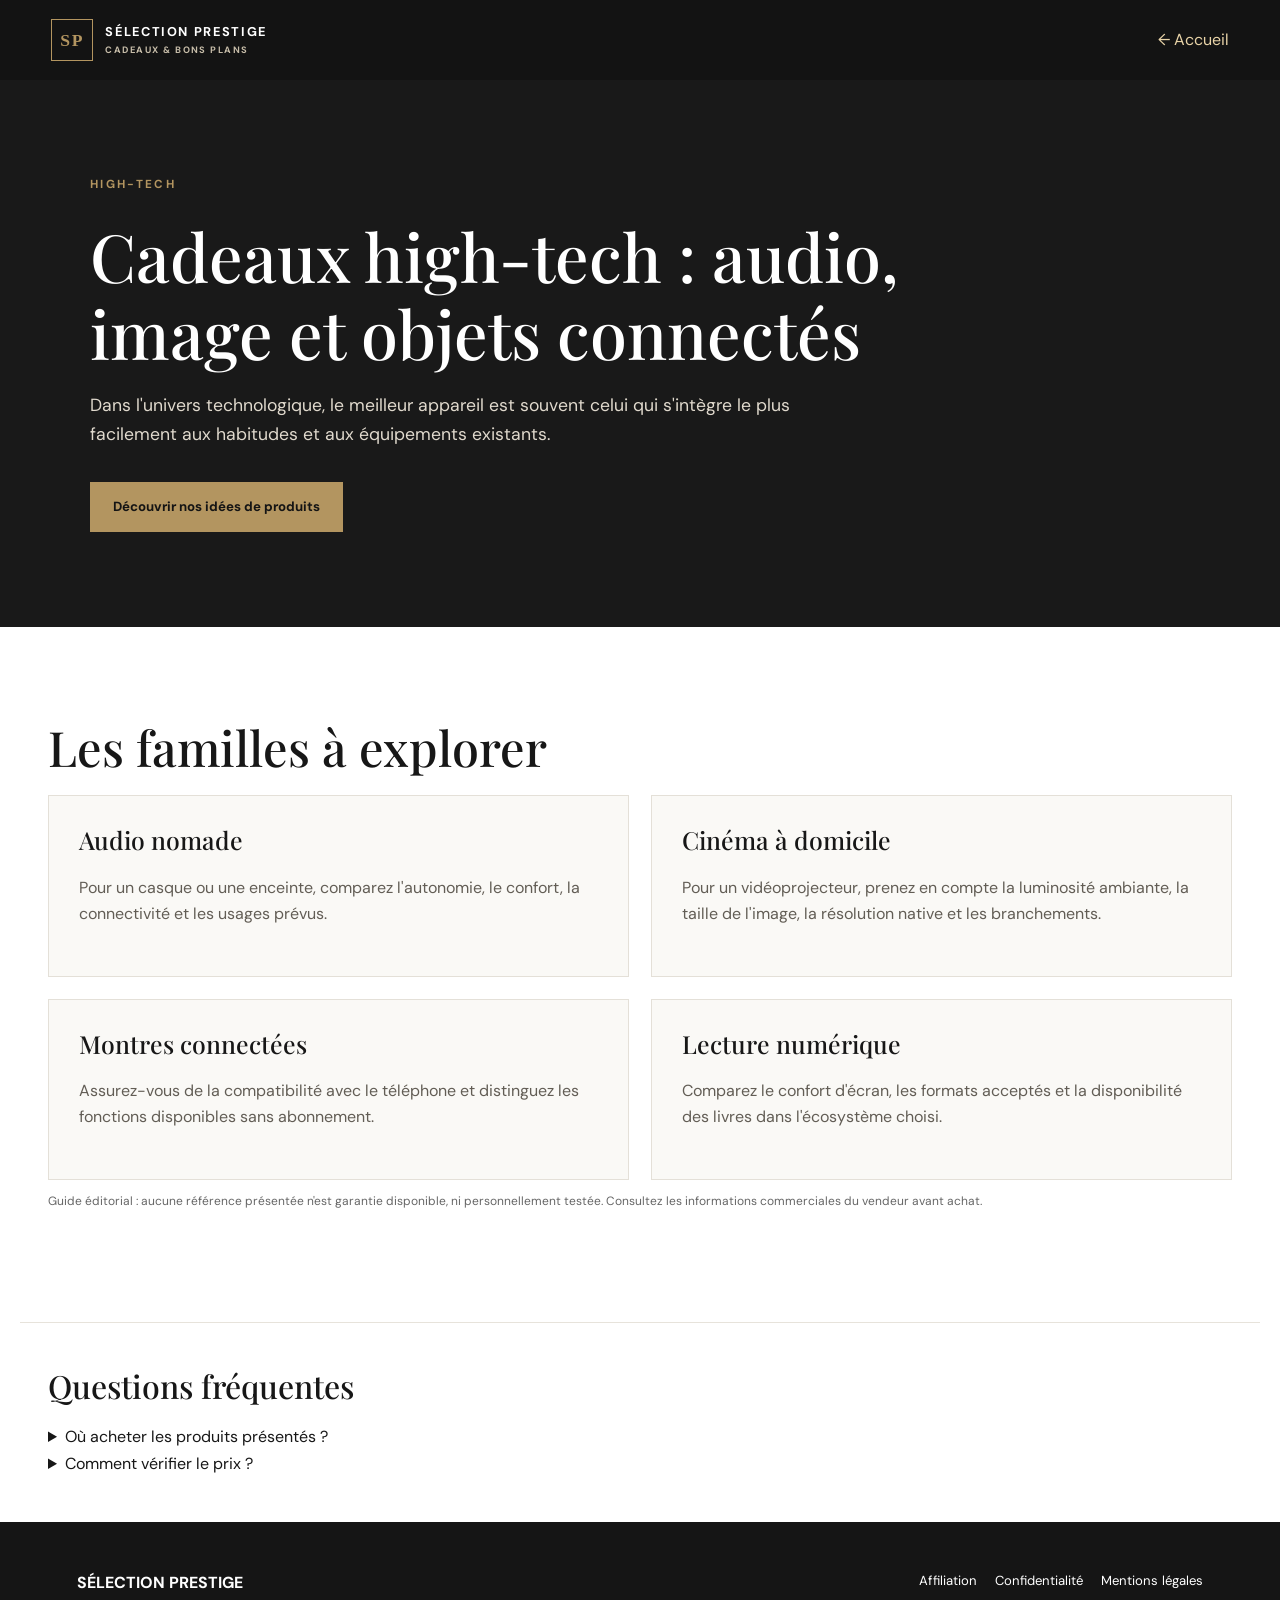
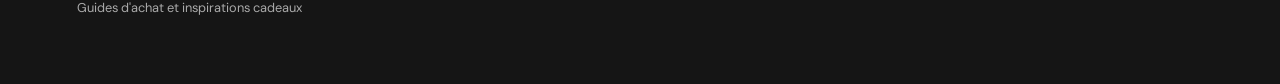
<file: high-tech.html>
<!doctype html><html lang="fr"><head><meta charset="utf-8"><meta name="viewport" content="width=device-width,initial-scale=1"><meta name="robots" content="noindex"><title>Cadeaux high-tech : audio, image et objets connectés | Sélection Prestige</title><meta name="description" content="Comment choisir un casque audio, vidéoprojecteur, montre connectée ou liseuse ? Guide high-tech pour Noël 2026."><link rel="stylesheet" href="styles.css"><link rel="icon" href="assets/favicon.svg" type="image/svg+xml"></head><body><header class="top"><a class="brand" href="index.html"><span class="mark">SP</span><span>SÉLECTION PRESTIGE<small>CADEAUX & BONS PLANS</small></span></a><a href="index.html" class="back-home">← Accueil</a></header><main><section class="editorial-hero"><p class="eyebrow">High-tech</p><h1>Cadeaux high-tech : audio, image et objets connectés</h1><p>Dans l'univers technologique, le meilleur appareil est souvent celui qui s'intègre le plus facilement aux habitudes et aux équipements existants.</p><a class="btn gold" href="index.html#catalogue">Découvrir nos idées de produits</a></section><section class="section"><h2>Les familles à explorer</h2><div class="editorial-grid"><article class="editorial-card"><h2>Audio nomade</h2><p>Pour un casque ou une enceinte, comparez l'autonomie, le confort, la connectivité et les usages prévus.</p></article><article class="editorial-card"><h2>Cinéma à domicile</h2><p>Pour un vidéoprojecteur, prenez en compte la luminosité ambiante, la taille de l'image, la résolution native et les branchements.</p></article><article class="editorial-card"><h2>Montres connectées</h2><p>Assurez-vous de la compatibilité avec le téléphone et distinguez les fonctions disponibles sans abonnement.</p></article><article class="editorial-card"><h2>Lecture numérique</h2><p>Comparez le confort d'écran, les formats acceptés et la disponibilité des livres dans l'écosystème choisi.</p></article></div><p class="disclaimer">Guide éditorial : aucune référence présentée n'est garantie disponible, ni personnellement testée. Consultez les informations commerciales du vendeur avant achat.</p></section><section class="section fine"><h2>Questions fréquentes</h2><details><summary>Où acheter les produits présentés ?</summary><p>Les produits pourront être recherchés sur Amazon depuis notre catalogue. La commande s'effectue directement chez le marchand.</p></details><details><summary>Comment vérifier le prix ?</summary><p>Consultez toujours le prix et les conditions directement sur la page du vendeur au moment de votre achat.</p></details></section></main><footer><div><strong>SÉLECTION PRESTIGE</strong><p>Guides d'achat et inspirations cadeaux</p></div><div class="footer-links"><a href="index.html#affiliation">Affiliation</a><a href="index.html#confidentialite">Confidentialité</a><a href="index.html#mentions-legales">Mentions légales</a></div></footer></body></html>
</file>
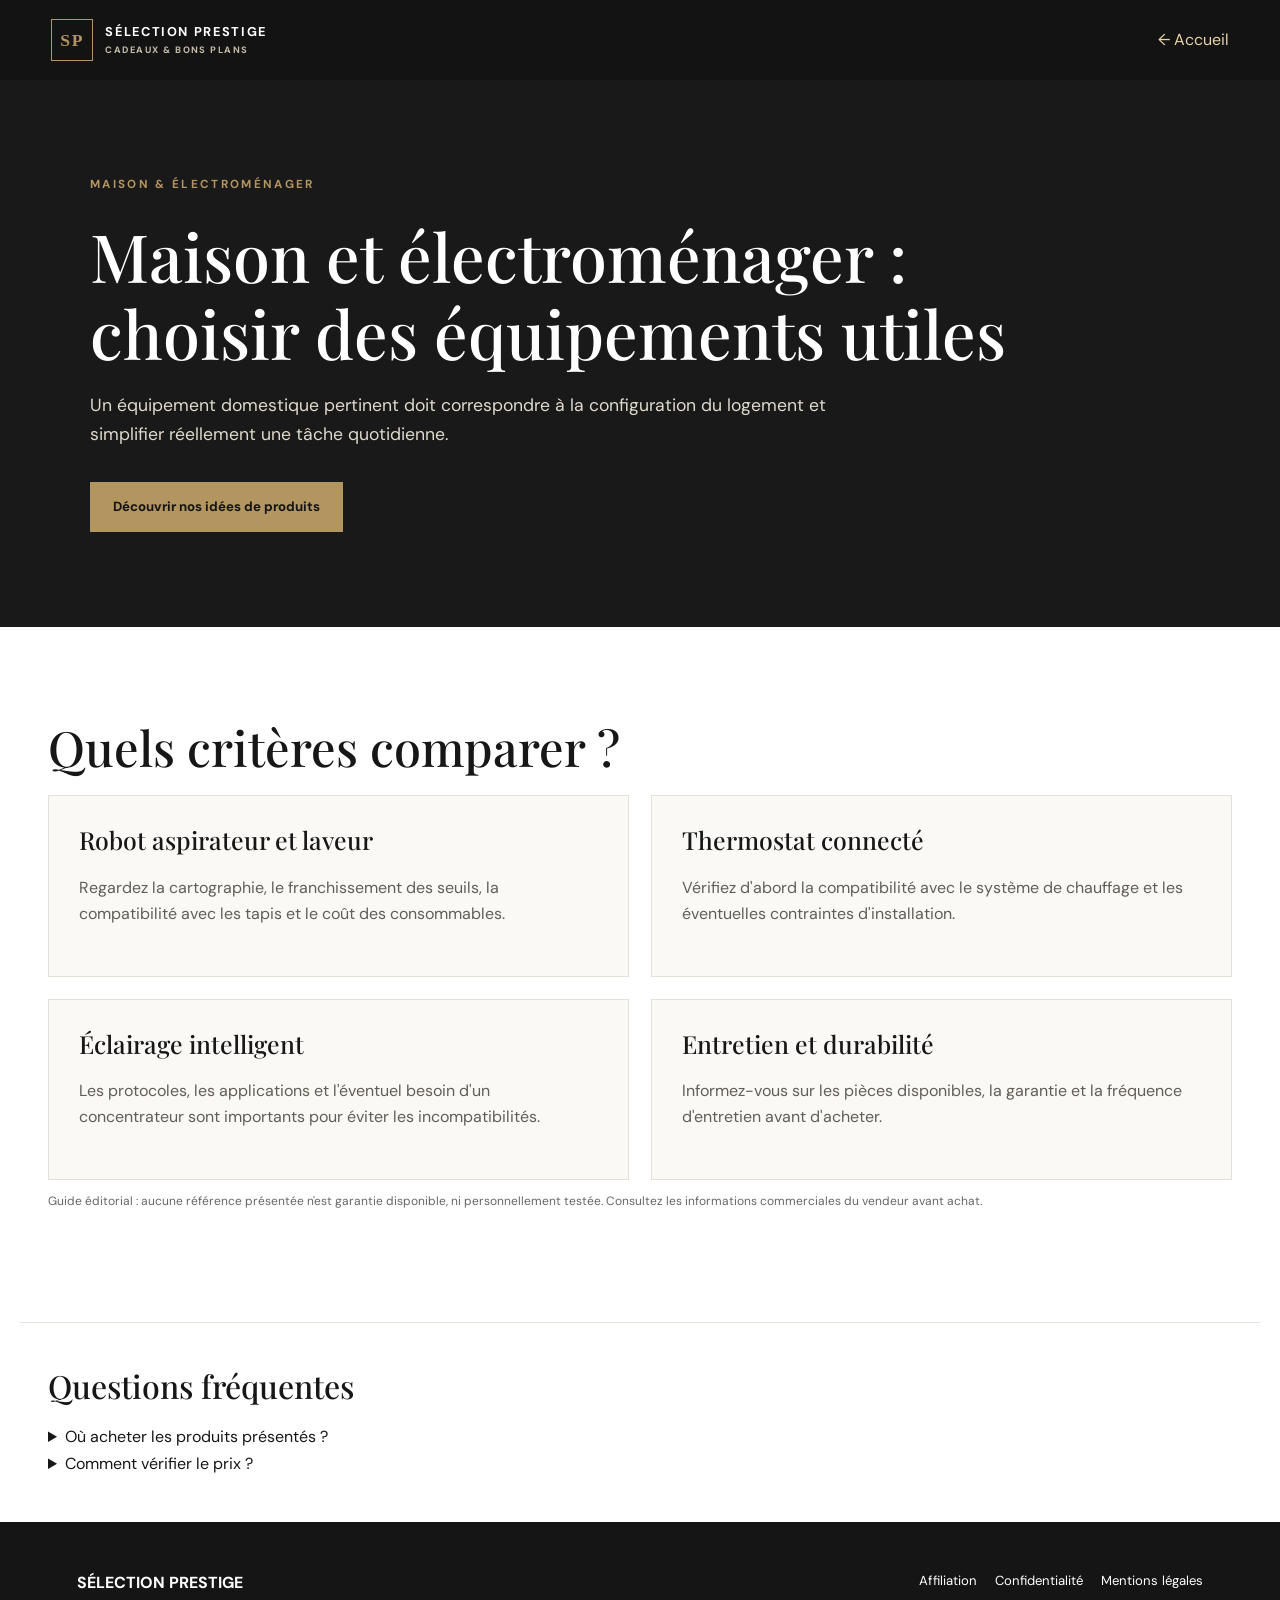
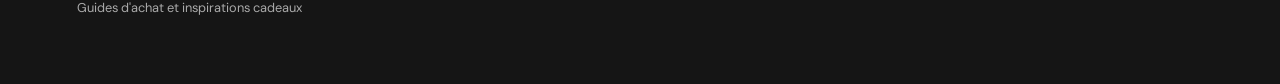
<file: maison-electromenager.html>
<!doctype html><html lang="fr"><head><meta charset="utf-8"><meta name="viewport" content="width=device-width,initial-scale=1"><meta name="robots" content="noindex"><title>Maison et électroménager : choisir des équipements utiles | Sélection Prestige</title><meta name="description" content="Robot aspirateur, thermostat connecté et équipements de maison : guide des critères de comparaison pour choisir un appareil adapté."><link rel="stylesheet" href="styles.css"><link rel="icon" href="assets/favicon.svg" type="image/svg+xml"></head><body><header class="top"><a class="brand" href="index.html"><span class="mark">SP</span><span>SÉLECTION PRESTIGE<small>CADEAUX & BONS PLANS</small></span></a><a href="index.html" class="back-home">← Accueil</a></header><main><section class="editorial-hero"><p class="eyebrow">Maison & électroménager</p><h1>Maison et électroménager : choisir des équipements utiles</h1><p>Un équipement domestique pertinent doit correspondre à la configuration du logement et simplifier réellement une tâche quotidienne.</p><a class="btn gold" href="index.html#catalogue">Découvrir nos idées de produits</a></section><section class="section"><h2>Quels critères comparer ?</h2><div class="editorial-grid"><article class="editorial-card"><h2>Robot aspirateur et laveur</h2><p>Regardez la cartographie, le franchissement des seuils, la compatibilité avec les tapis et le coût des consommables.</p></article><article class="editorial-card"><h2>Thermostat connecté</h2><p>Vérifiez d'abord la compatibilité avec le système de chauffage et les éventuelles contraintes d'installation.</p></article><article class="editorial-card"><h2>Éclairage intelligent</h2><p>Les protocoles, les applications et l'éventuel besoin d'un concentrateur sont importants pour éviter les incompatibilités.</p></article><article class="editorial-card"><h2>Entretien et durabilité</h2><p>Informez-vous sur les pièces disponibles, la garantie et la fréquence d'entretien avant d'acheter.</p></article></div><p class="disclaimer">Guide éditorial : aucune référence présentée n'est garantie disponible, ni personnellement testée. Consultez les informations commerciales du vendeur avant achat.</p></section><section class="section fine"><h2>Questions fréquentes</h2><details><summary>Où acheter les produits présentés ?</summary><p>Les produits pourront être recherchés sur Amazon depuis notre catalogue. La commande s'effectue directement chez le marchand.</p></details><details><summary>Comment vérifier le prix ?</summary><p>Consultez toujours le prix et les conditions directement sur la page du vendeur au moment de votre achat.</p></details></section></main><footer><div><strong>SÉLECTION PRESTIGE</strong><p>Guides d'achat et inspirations cadeaux</p></div><div class="footer-links"><a href="index.html#affiliation">Affiliation</a><a href="index.html#confidentialite">Confidentialité</a><a href="index.html#mentions-legales">Mentions légales</a></div></footer></body></html>
</file>
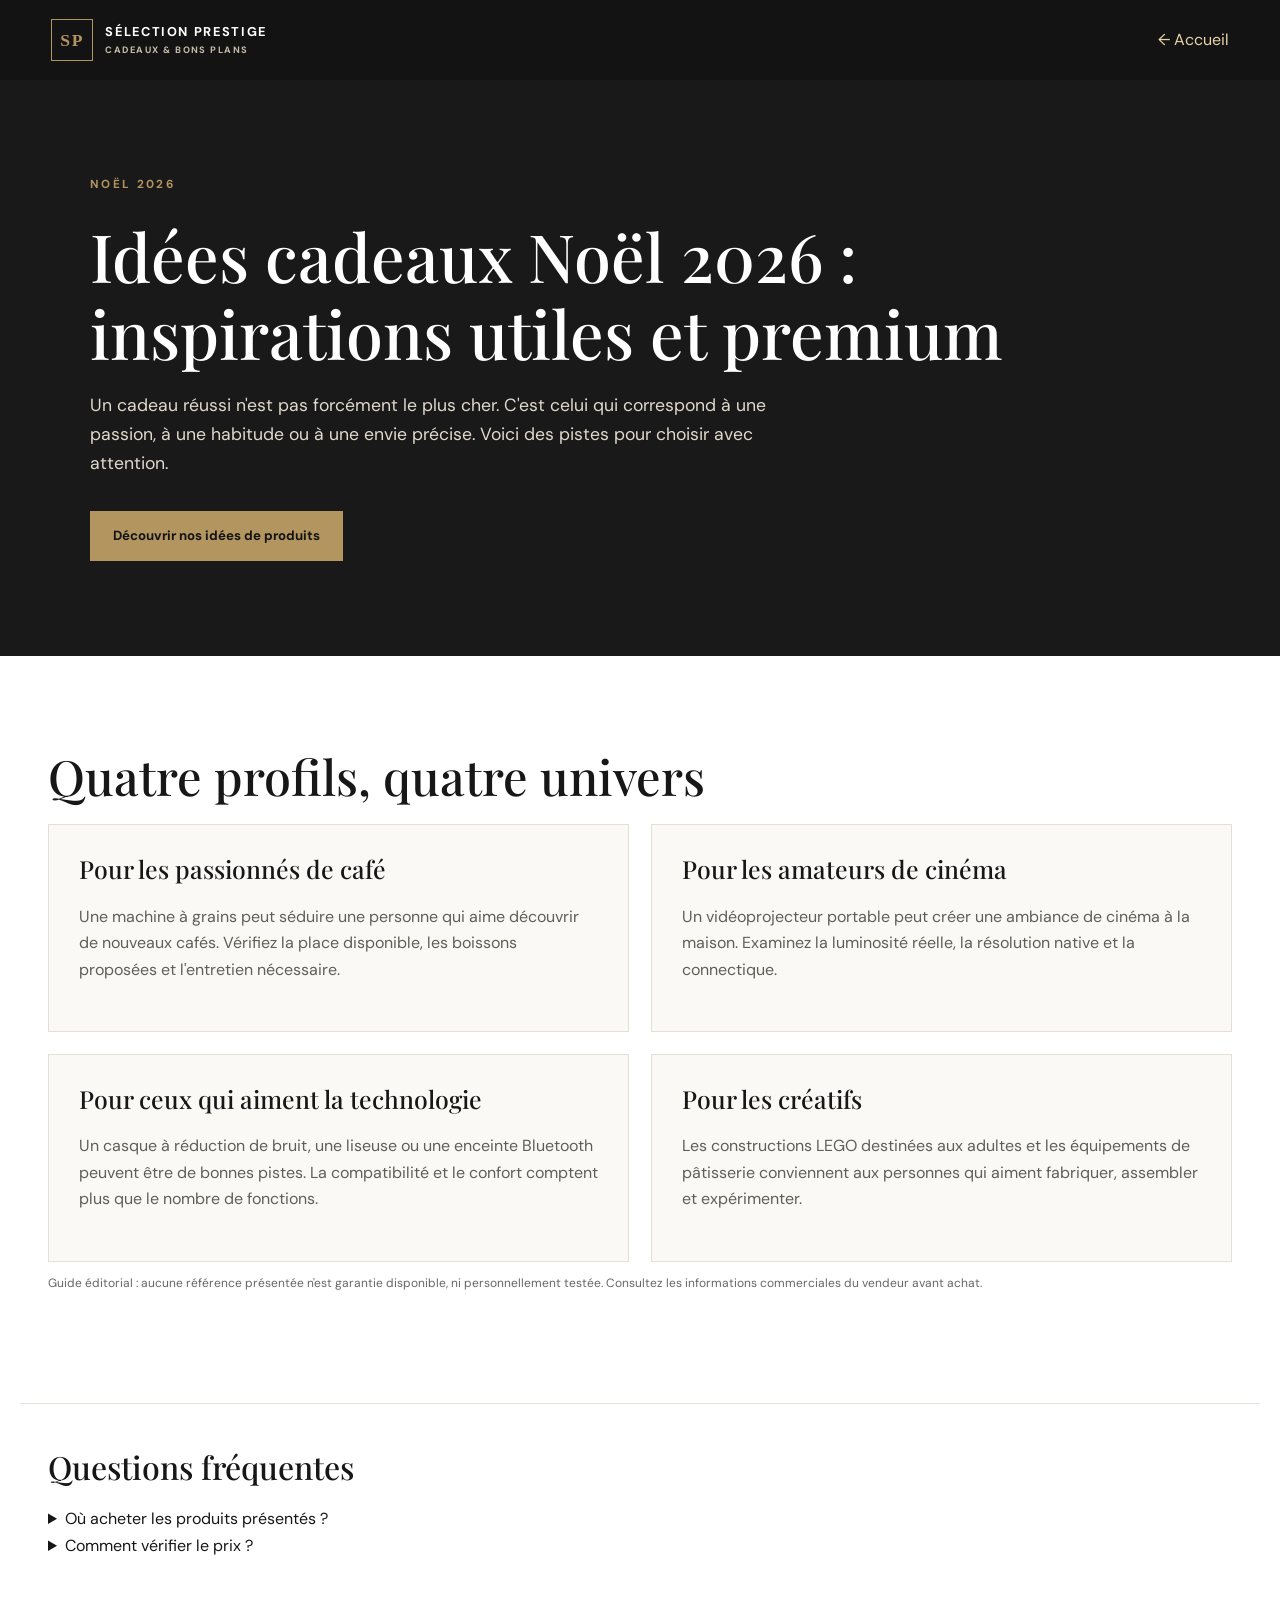
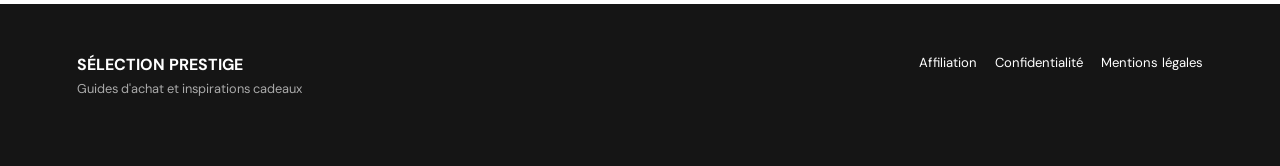
<file: noel-2026.html>
<!doctype html><html lang="fr"><head><meta charset="utf-8"><meta name="viewport" content="width=device-width,initial-scale=1"><meta name="robots" content="noindex"><title>Idées cadeaux Noël 2026 : inspirations utiles et premium | Sélection Prestige</title><meta name="description" content="Idées cadeaux Noël 2026 : high-tech, café, maison et loisirs créatifs. Découvrez les critères pour choisir selon les goûts et le budget."><link rel="stylesheet" href="styles.css"><link rel="icon" href="assets/favicon.svg" type="image/svg+xml"></head><body><header class="top"><a class="brand" href="index.html"><span class="mark">SP</span><span>SÉLECTION PRESTIGE<small>CADEAUX & BONS PLANS</small></span></a><a href="index.html" class="back-home">← Accueil</a></header><main><section class="editorial-hero"><p class="eyebrow">Noël 2026</p><h1>Idées cadeaux Noël 2026 : inspirations utiles et premium</h1><p>Un cadeau réussi n'est pas forcément le plus cher. C'est celui qui correspond à une passion, à une habitude ou à une envie précise. Voici des pistes pour choisir avec attention.</p><a class="btn gold" href="index.html#catalogue">Découvrir nos idées de produits</a></section><section class="section"><h2>Quatre profils, quatre univers</h2><div class="editorial-grid"><article class="editorial-card"><h2>Pour les passionnés de café</h2><p>Une machine à grains peut séduire une personne qui aime découvrir de nouveaux cafés. Vérifiez la place disponible, les boissons proposées et l'entretien nécessaire.</p></article><article class="editorial-card"><h2>Pour les amateurs de cinéma</h2><p>Un vidéoprojecteur portable peut créer une ambiance de cinéma à la maison. Examinez la luminosité réelle, la résolution native et la connectique.</p></article><article class="editorial-card"><h2>Pour ceux qui aiment la technologie</h2><p>Un casque à réduction de bruit, une liseuse ou une enceinte Bluetooth peuvent être de bonnes pistes. La compatibilité et le confort comptent plus que le nombre de fonctions.</p></article><article class="editorial-card"><h2>Pour les créatifs</h2><p>Les constructions LEGO destinées aux adultes et les équipements de pâtisserie conviennent aux personnes qui aiment fabriquer, assembler et expérimenter.</p></article></div><p class="disclaimer">Guide éditorial : aucune référence présentée n'est garantie disponible, ni personnellement testée. Consultez les informations commerciales du vendeur avant achat.</p></section><section class="section fine"><h2>Questions fréquentes</h2><details><summary>Où acheter les produits présentés ?</summary><p>Les produits pourront être recherchés sur Amazon depuis notre catalogue. La commande s'effectue directement chez le marchand.</p></details><details><summary>Comment vérifier le prix ?</summary><p>Consultez toujours le prix et les conditions directement sur la page du vendeur au moment de votre achat.</p></details></section></main><footer><div><strong>SÉLECTION PRESTIGE</strong><p>Guides d'achat et inspirations cadeaux</p></div><div class="footer-links"><a href="index.html#affiliation">Affiliation</a><a href="index.html#confidentialite">Confidentialité</a><a href="index.html#mentions-legales">Mentions légales</a></div></footer></body></html>
</file>
<file: styles.css>
@import url('https://fonts.googleapis.com/css2?family=DM+Sans:wght@400;500;600;700&family=Playfair+Display:ital,wght@0,500;0,600;1,500&display=swap');:root{--ink:#171717;--gold:#b39560;--ivory:#f7f5ef;--muted:#69665e;--line:#e7e3db}*{box-sizing:border-box}html{scroll-behavior:smooth}body{margin:0;font-family:"DM Sans",Arial,sans-serif;color:var(--ink);line-height:1.65;background:#fff}h1,h2,h3{line-height:1.15;margin:0 0 20px}h1,h2{font-family:"Playfair Display",Georgia,serif;font-weight:500}h1{font-size:clamp(2.8rem,5.2vw,5.6rem)}h2{font-size:clamp(2.1rem,3.8vw,3.8rem)}h3{font-size:1.18rem}p{margin:0 0 18px}a{color:inherit}a:hover{text-decoration-color:var(--gold)}.skip{position:absolute;top:-80px;background:white;padding:10px;z-index:12}.skip:focus{top:0}.top{background:#131313;color:white;display:flex;align-items:center;justify-content:space-between;padding:19px max(4%,calc((100vw - 1220px)/2));gap:20px;position:relative;z-index:5}.brand{display:flex;align-items:center;gap:12px;font-size:.8rem;line-height:1.3;letter-spacing:.13em;font-weight:700;text-decoration:none}.brand small{display:block;font-size:.58rem;letter-spacing:.16em;color:#c7bda9;margin-top:4px}.mark{display:grid;place-items:center;width:42px;height:42px;border:1px solid var(--gold);font-family:Georgia;font-size:1.1rem;color:var(--gold)}nav{display:flex;gap:24px;align-items:center}nav a{font-size:.86rem;text-decoration:none;color:#eee}.menu{display:none;background:transparent;color:white;border:1px solid #666;padding:8px}.hero{background:#181818;color:#fff;display:grid;grid-template-columns:1.08fr .92fr;min-height:560px;align-items:center;overflow:hidden}.hero-text{max-width:780px;padding:90px 8% 90px max(8%,calc((100vw - 1220px)/2))}.hero h1 em{color:#d3b77d;font-style:italic}.hero p:not(.eyebrow){color:#d6d0c5;max-width:580px;font-size:1.06rem}.hero-art{height:100%;display:flex;align-items:center;background:radial-gradient(circle,#3e362a 0,#181818 65%)}.hero-art img{width:100%;height:100%;max-height:600px;object-fit:contain}.eyebrow{font-size:.73rem;font-weight:700;letter-spacing:.2em;text-transform:uppercase;color:var(--gold);margin-bottom:24px}.actions{display:flex;gap:12px;flex-wrap:wrap;margin-top:28px}.btn{display:inline-block;text-decoration:none;font-weight:700;padding:13px 22px;font-size:.83rem;border:1px solid var(--gold);transition:transform .2s}.btn:hover{transform:translateY(-2px)}.gold{background:var(--gold);color:#141414}.outline{color:#fff}.trust{padding:23px 7%;display:flex;justify-content:space-evenly;flex-wrap:wrap;gap:20px;border-bottom:1px solid var(--line);font-size:.8rem;color:#625c52}.section{max-width:1240px;margin:auto;padding:92px 28px}.section .intro{max-width:690px;color:var(--muted)}.feature{display:grid;grid-template-columns:1fr .85fr;gap:50px;align-items:center}.feature p{max-width:630px;color:var(--muted)}.feature img{width:100%;border-radius:3px;background:var(--ivory)}.text-link{font-weight:700;text-decoration-color:var(--gold)}.category-grid{display:grid;grid-template-columns:repeat(4,1fr);gap:18px;margin-top:40px}.category{text-decoration:none;display:flex;flex-direction:column;gap:3px}.category img{width:100%;aspect-ratio:4/3;object-fit:cover;background:#f2eee7;margin-bottom:12px}.category strong{font-family:Georgia,serif;font-size:1.24rem}.category span{color:var(--muted);font-size:.84rem}.catalog{border-top:1px solid var(--line)}.filter{display:flex;gap:9px;flex-wrap:wrap;margin:34px 0 30px}.filter button{border:1px solid #ddd;background:#fff;color:#333;padding:9px 15px;cursor:pointer;font:inherit;font-size:.8rem}.filter button.active,.filter button:hover{background:#171717;color:#fff;border-color:#171717}.product-grid{display:grid;grid-template-columns:repeat(3,minmax(0,1fr));gap:24px}.product{border:1px solid var(--line);display:flex;flex-direction:column;background:white}.product img{width:100%;aspect-ratio:16/10;object-fit:cover;background:var(--ivory)}.product-content{padding:23px;flex:1;display:flex;flex-direction:column}.product .tag{font-size:.65rem;letter-spacing:.15em;color:#8d7042;text-transform:uppercase;font-weight:700;margin-bottom:10px}.product h3{font-family:Georgia,serif;font-size:1.4rem}.product p{color:#555;font-size:.9rem}.product details{font-size:.82rem;margin:0 0 12px;color:#555}.product summary{color:#151515;cursor:pointer;font-weight:700}.product .btn{margin-top:auto;text-align:center;background:#181818;color:white;border:0}.disclaimer{font-size:.75rem;color:#666;margin-top:12px}.pale{max-width:none;background:var(--ivory);padding-left:max(28px,calc((100vw - 1184px)/2));padding-right:max(28px,calc((100vw - 1184px)/2))}.guide-grid{display:grid;grid-template-columns:repeat(3,1fr);gap:30px}.guide-grid article{padding:28px;border-top:1px solid #c8bfae}.guide-grid span{color:#a2824e;font-family:Georgia;font-size:1.7rem}.guide-grid h3{margin-top:17px}.about{max-width:850px;text-align:center}.about p{color:var(--muted)}.fine{border-top:1px solid var(--line);padding-top:45px;padding-bottom:45px}.fine h2{font-size:2rem}.fine p{max-width:900px;color:#555}.notice{border-left:3px solid var(--gold);padding-left:16px}footer{background:#151515;color:white;padding:48px max(6%,calc((100vw - 1180px)/2));display:flex;flex-wrap:wrap;gap:24px;justify-content:space-between}footer p,footer small{color:#aaa;font-size:.8rem}footer .footer-links{display:flex;flex-wrap:wrap;gap:18px;font-size:.82rem}footer a{text-decoration:none}@media(max-width:900px){nav{gap:12px}nav a{font-size:.74rem}.hero{grid-template-columns:1fr 1fr}.hero-text{padding:60px 30px}.category-grid{grid-template-columns:repeat(2,1fr)}.product-grid{grid-template-columns:repeat(2,1fr)}}@media(max-width:650px){.top{padding:16px 20px;flex-wrap:wrap}.menu{display:block}nav{display:none;width:100%;flex-direction:column;align-items:flex-start;padding:18px 0}nav.open{display:flex}nav a{font-size:1rem}.hero{grid-template-columns:1fr}.hero-text{padding:70px 25px 26px}.hero-art{height:280px}.section{padding:60px 20px}.feature{grid-template-columns:1fr}.product-grid{grid-template-columns:1fr}.category-grid{gap:14px}.guide-grid{grid-template-columns:1fr;gap:0}.trust{justify-content:flex-start;padding:19px 24px}footer{padding:40px 20px}}@media(prefers-reduced-motion:reduce){html{scroll-behavior:auto}.btn{transition:none}}.comparison-wrap{overflow-x:auto}.comparison{border-collapse:collapse;width:100%;min-width:560px;text-align:left}.comparison th{background:#171717;color:white;font-size:.85rem}.comparison td,.comparison th{padding:16px;border:1px solid #e4e0d8;vertical-align:top}.comparison tr:nth-child(even){background:#f8f6f1}.faq{max-width:900px}.faq details{border-bottom:1px solid #e4e0d8;padding:19px 0}.faq summary{cursor:pointer;font-weight:700}.faq details p{color:#5d5a54;margin:12px 0 0}.back-home{color:#e9d4a8;text-decoration:none}.editorial-hero{background:#191919;color:#fff;padding:95px max(24px,calc((100vw - 1100px)/2))}.editorial-hero h1{max-width:1000px}.editorial-hero>p:not(.eyebrow){color:#e0d9cd;max-width:740px;font-size:1.1rem}.editorial-hero .btn{margin-top:15px}.editorial-grid{display:grid;grid-template-columns:repeat(2,minmax(0,1fr));gap:22px}.editorial-card{border:1px solid #e4e0d8;padding:30px;background:#faf9f6}.editorial-card h2{font-size:1.55rem}.editorial-card p{color:#625d55}.category-guides{margin-top:32px;color:#655e54}.category-guides a{font-weight:700;text-decoration-color:#b39560}@media(max-width:650px){.editorial-hero{padding:60px 20px}.editorial-grid{grid-template-columns:1fr}.editorial-card{padding:23px}}
</file>
